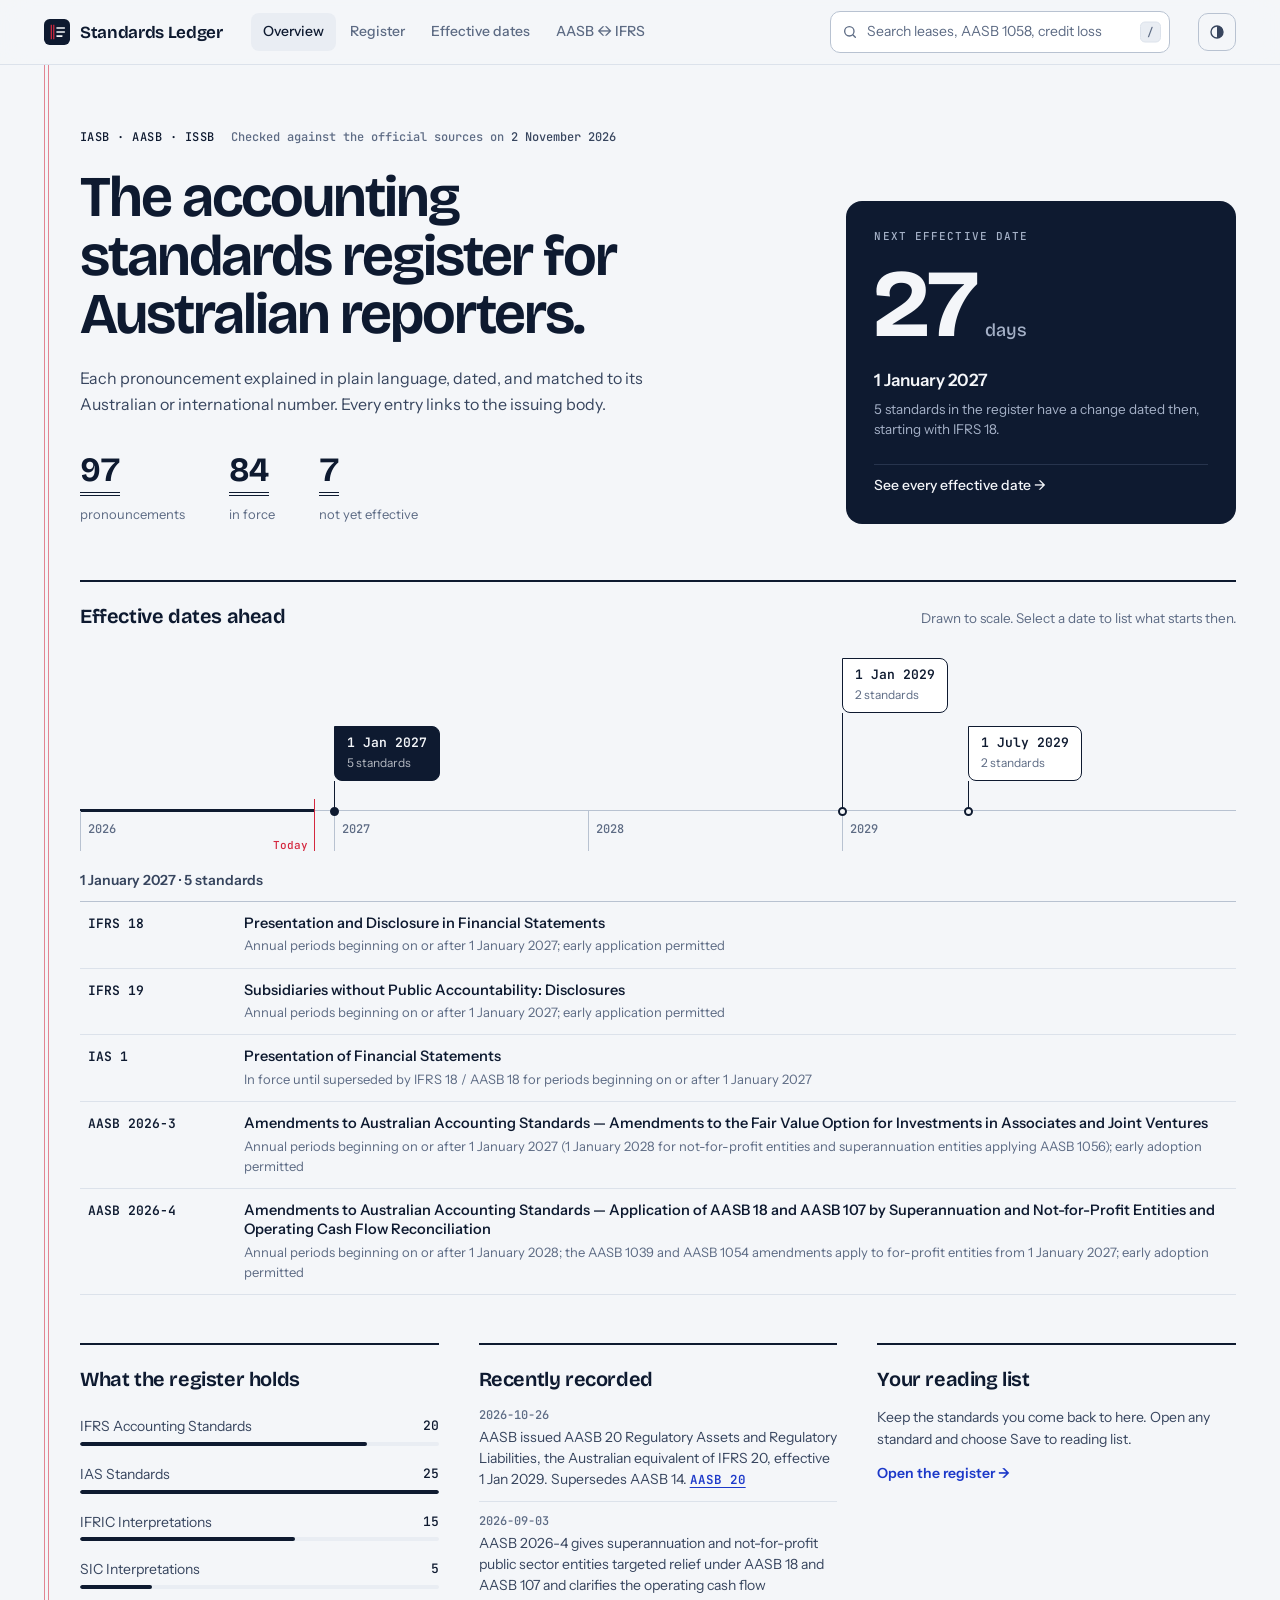
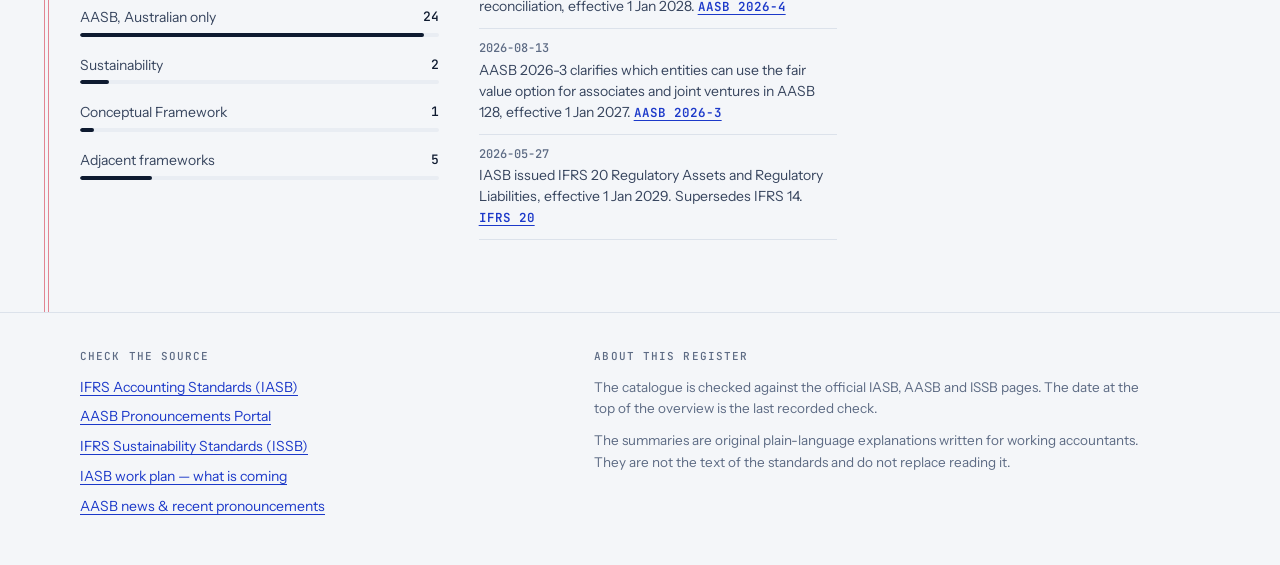
<file: index.html>
<!doctype html>
<meta charset="utf-8">
<meta name="viewport" content="width=device-width, initial-scale=1, viewport-fit=cover">
<title>The Standards Ledger</title>
<meta name="description" content="Every AASB, IFRS, IAS, IFRIC, SIC and sustainability standard in one searchable reference, with the Australian and international numbering mapped side by side.">

<link rel="preconnect" href="https://fonts.googleapis.com">
<link rel="preconnect" href="https://fonts.gstatic.com" crossorigin>
<link rel="stylesheet" href="https://fonts.googleapis.com/css2?family=Bricolage+Grotesque:opsz,wght@12..96,400..800&family=Instrument+Sans:wght@400..700&family=JetBrains+Mono:wght@400..600&display=swap">
<link rel="stylesheet" href="assets/site.css">
<link rel="icon" href="data:image/svg+xml,%3Csvg xmlns='http://www.w3.org/2000/svg' viewBox='0 0 32 32'%3E%3Crect width='32' height='32' rx='7' fill='%230e1a30'/%3E%3Cpath d='M9 7v18M12 7v18' stroke='%23e5384f' stroke-width='1.5'/%3E%3Cpath d='M16 11h9M16 16h9M16 21h6' stroke='%23f4f6f9' stroke-width='2' stroke-linecap='round'/%3E%3C/svg%3E">
<link rel="canonical" href="https://dulajsuwen.github.io/standards-ledger/">

<meta property="og:type" content="website">
<meta property="og:site_name" content="The Standards Ledger">
<meta property="og:title" content="The Standards Ledger">
<meta property="og:description" content="Every AASB, IFRS, IAS, IFRIC, SIC and sustainability standard in one searchable reference, with the Australian and international numbering mapped side by side.">
<meta property="og:url" content="https://dulajsuwen.github.io/standards-ledger/">
<meta name="twitter:card" content="summary">
<meta name="twitter:title" content="The Standards Ledger">
<meta name="twitter:description" content="Every AASB, IFRS, IAS, IFRIC, SIC and sustainability standard in one searchable reference.">

<a class="skip-link" href="#main">Skip to content</a>

<!-- ================================ TOP BAR ============================== -->
<header class="top">
  <div class="top-in">
    <button class="brand" type="button" data-go="home" aria-label="The Standards Ledger, overview">
      <svg viewBox="0 0 32 32" aria-hidden="true">
        <rect class="mark-bg" width="32" height="32" rx="7"></rect>
        <path class="mark-rule" d="M9 7v18M12 7v18"></path>
        <path class="mark-line" d="M16 11h9M16 16h9M16 21h6"></path>
      </svg>
      <span>Standards Ledger</span>
    </button>

    <nav class="views" role="tablist" aria-label="Sections">
      <button class="view-tab" role="tab" id="tab-home" aria-selected="true" data-go="home" type="button">
        <svg viewBox="0 0 24 24" aria-hidden="true"><path d="M4 11l8-7 8 7v9h-5v-6H9v6H4z"></path></svg>
        <span>Overview</span>
      </button>
      <button class="view-tab" role="tab" id="tab-library" aria-selected="false" data-view="library" type="button">
        <svg viewBox="0 0 24 24" aria-hidden="true"><path d="M5 4h14v16H5zM9 4v16M12 9h4M12 13h4"></path></svg>
        <span>Register</span>
      </button>
      <button class="view-tab" role="tab" id="tab-timeline" aria-selected="false" data-view="timeline" type="button">
        <svg viewBox="0 0 24 24" aria-hidden="true"><path d="M4 6h16v14H4zM4 10h16M8 3v5M16 3v5"></path></svg>
        <span>Effective dates</span>
      </button>
      <button class="view-tab" role="tab" id="tab-bridge" aria-selected="false" data-view="bridge" type="button">
        <svg viewBox="0 0 24 24" aria-hidden="true"><path d="M4 8h15l-4-4M20 16H5l4 4"></path></svg>
        <span>AASB &harr; IFRS</span>
      </button>
    </nav>

    <div class="search-wrap">
      <svg viewBox="0 0 24 24" aria-hidden="true"><circle cx="11" cy="11" r="7"></circle><path d="M20 20l-3.5-3.5"></path></svg>
      <input id="q" type="search" autocomplete="off" spellcheck="false"
             aria-label="Search standards by number, topic or phrase"
             placeholder="Search leases, AASB 1058, credit loss">
      <span class="kbd-hint" aria-hidden="true">/</span>
    </div>

    <button class="icon-btn" id="theme-toggle" type="button" aria-label="Switch between light and dark">
      <svg viewBox="0 0 24 24" aria-hidden="true"><circle cx="12" cy="12" r="8"></circle><path class="half" d="M12 4a8 8 0 0 1 0 16z"></path></svg>
    </button>
  </div>
</header>

<main id="main" tabindex="-1">

  <!-- =============================== OVERVIEW ============================= -->
  <div id="view-home" role="tabpanel" aria-labelledby="tab-home">

    <section class="hero">
      <div class="hero-copy">
        <p class="kicker">IASB &middot; AASB &middot; ISSB <span>Checked against the official sources on <b id="verified-date">&mdash;</b></span></p>
        <h1>The accounting standards register for Australian reporters.</h1>
        <p class="hero-lede">Each pronouncement explained in plain language, dated, and matched to its Australian or international number. Every entry links to the issuing body.</p>
        <div class="totals">
          <button type="button" data-stat="all"><strong id="total-count">0</strong><span>pronouncements</span></button>
          <button type="button" data-stat="active"><strong id="count-active">0</strong><span>in force</span></button>
          <button type="button" data-stat="future"><strong id="count-future">0</strong><span>not yet effective</span></button>
        </div>
      </div>
      <aside class="next" id="next-card" aria-label="Next effective date"></aside>
    </section>

    <section class="block" aria-labelledby="runway-title">
      <div class="block-head">
        <h2 id="runway-title">Effective dates ahead</h2>
        <p>Drawn to scale. Select a date to list what starts then.</p>
      </div>
      <div class="runway-scroll"><div class="runway" id="runway"></div></div>
      <div id="runway-list" aria-live="polite"></div>
    </section>

    <section class="trio">
      <div class="col">
        <h2>What the register holds</h2>
        <div class="bars" id="family-bars"></div>
      </div>
      <div class="col">
        <h2>Recently recorded</h2>
        <div class="changelog" id="changelog"></div>
      </div>
      <div class="col" id="saved-section">
        <h2>Your reading list <span class="tally" id="saved-tally"></span></h2>
        <div id="saved-items"></div>
        <p class="fine" id="storage-note"></p>
      </div>
    </section>
  </div>

  <!-- ============================== WORKBENCH ============================= -->
  <div id="workbench" hidden>
    <div class="page-head">
      <h1 id="section-title">Register</h1>
      <p id="section-description"></p>
    </div>

    <div class="shell">
      <button class="filters-toggle" id="filters-toggle" type="button" aria-expanded="false" aria-controls="rail">Filters</button>

      <aside class="rail" id="rail" aria-label="Filters">
        <div class="rail-group">
          <h3>Framework</h3>
          <div class="rail-list" id="family-filters"></div>
        </div>
        <div class="rail-group">
          <h3>Status</h3>
          <div class="rail-list" id="status-filters"></div>
        </div>
        <div class="rail-group">
          <details>
            <summary>Topic</summary>
            <div class="chip-cloud" id="topic-filters"></div>
          </details>
        </div>
        <button class="rail-reset" id="reset" type="button">Clear search and filters</button>
      </aside>

      <section class="content">

        <!-- REGISTER -->
        <div id="view-library" role="tabpanel" aria-labelledby="tab-library">
          <div class="result-bar">
            <span class="result-count"><b id="shown-count">0</b> of <span id="all-count">0</span> shown</span>
            <span class="sort-note">Grouped by framework. Select a row for the detail.</span>
          </div>
          <div class="ledger" id="ledger"></div>
        </div>

        <!-- EFFECTIVE DATES -->
        <div id="view-timeline" role="tabpanel" aria-labelledby="tab-timeline" hidden>
          <div class="tl" id="timeline"></div>
        </div>

        <!-- AASB / IFRS -->
        <div id="view-bridge" role="tabpanel" aria-labelledby="tab-bridge" hidden>
          <div class="bridge-intro">
            <p><strong>Australia mirrors the international text, then adds to it.</strong> The AASB issues each IFRS Accounting Standard as an Australian equivalent with the same number, so IFRS 15 becomes AASB 15. Standards inherited from the old IASC keep their IAS number internationally but sit in the 100 series here: IAS 1 is AASB 101 and IAS 41 is AASB 141.</p>
            <p>The AASB 10xx standards have no international equivalent. They are where Australian practice diverges: not-for-profit income, the reporting tiers, public sector reporting and the extra disclosures the AASB requires.</p>
          </div>
          <div class="table-scroll">
            <table class="bridge">
              <thead>
                <tr><th scope="col">International</th><th scope="col">Australian</th><th scope="col">Title</th><th scope="col">Status</th></tr>
              </thead>
              <tbody id="bridge-body"></tbody>
            </table>
          </div>
        </div>

      </section>
    </div>
  </div>
</main>

<!-- ================================ DRAWER ============================== -->
<div class="scrim" id="scrim" hidden></div>
<aside class="drawer" id="drawer" role="dialog" aria-modal="true" aria-labelledby="drawer-title" hidden>
  <div class="drawer-head">
    <div class="grow">
      <div class="drawer-codes" id="drawer-codes"></div>
      <h2 class="drawer-title" id="drawer-title"></h2>
    </div>
    <button class="drawer-close" id="drawer-close" type="button" aria-label="Close">&times;</button>
  </div>
  <div class="drawer-body" id="drawer-body"></div>
</aside>

<!-- ================================ FOOTER ============================== -->
<footer class="foot">
  <div class="foot-in">
    <div>
      <h2>Check the source</h2>
      <ul id="sources"></ul>
    </div>
    <div>
      <h2>About this register</h2>
      <p>The catalogue is checked against the official IASB, AASB and ISSB pages. The date at the top of the overview is the last recorded check.</p>
      <p>The summaries are original plain-language explanations written for working accountants. They are not the text of the standards and do not replace reading it.</p>
    </div>
  </div>
</footer>

<div class="toast" id="feedback" role="status" aria-live="polite" hidden></div>

<script src="data/00-db.js"></script>
<script src="data/10-ifrs.js"></script>
<script src="data/20-ias.js"></script>
<script src="data/30-interpretations.js"></script>
<script src="data/40-aasb.js"></script>
<script src="data/50-sustainability-adjacent.js"></script>
<script src="assets/app.js"></script>
<script src="assets/site.js"></script>
</file>
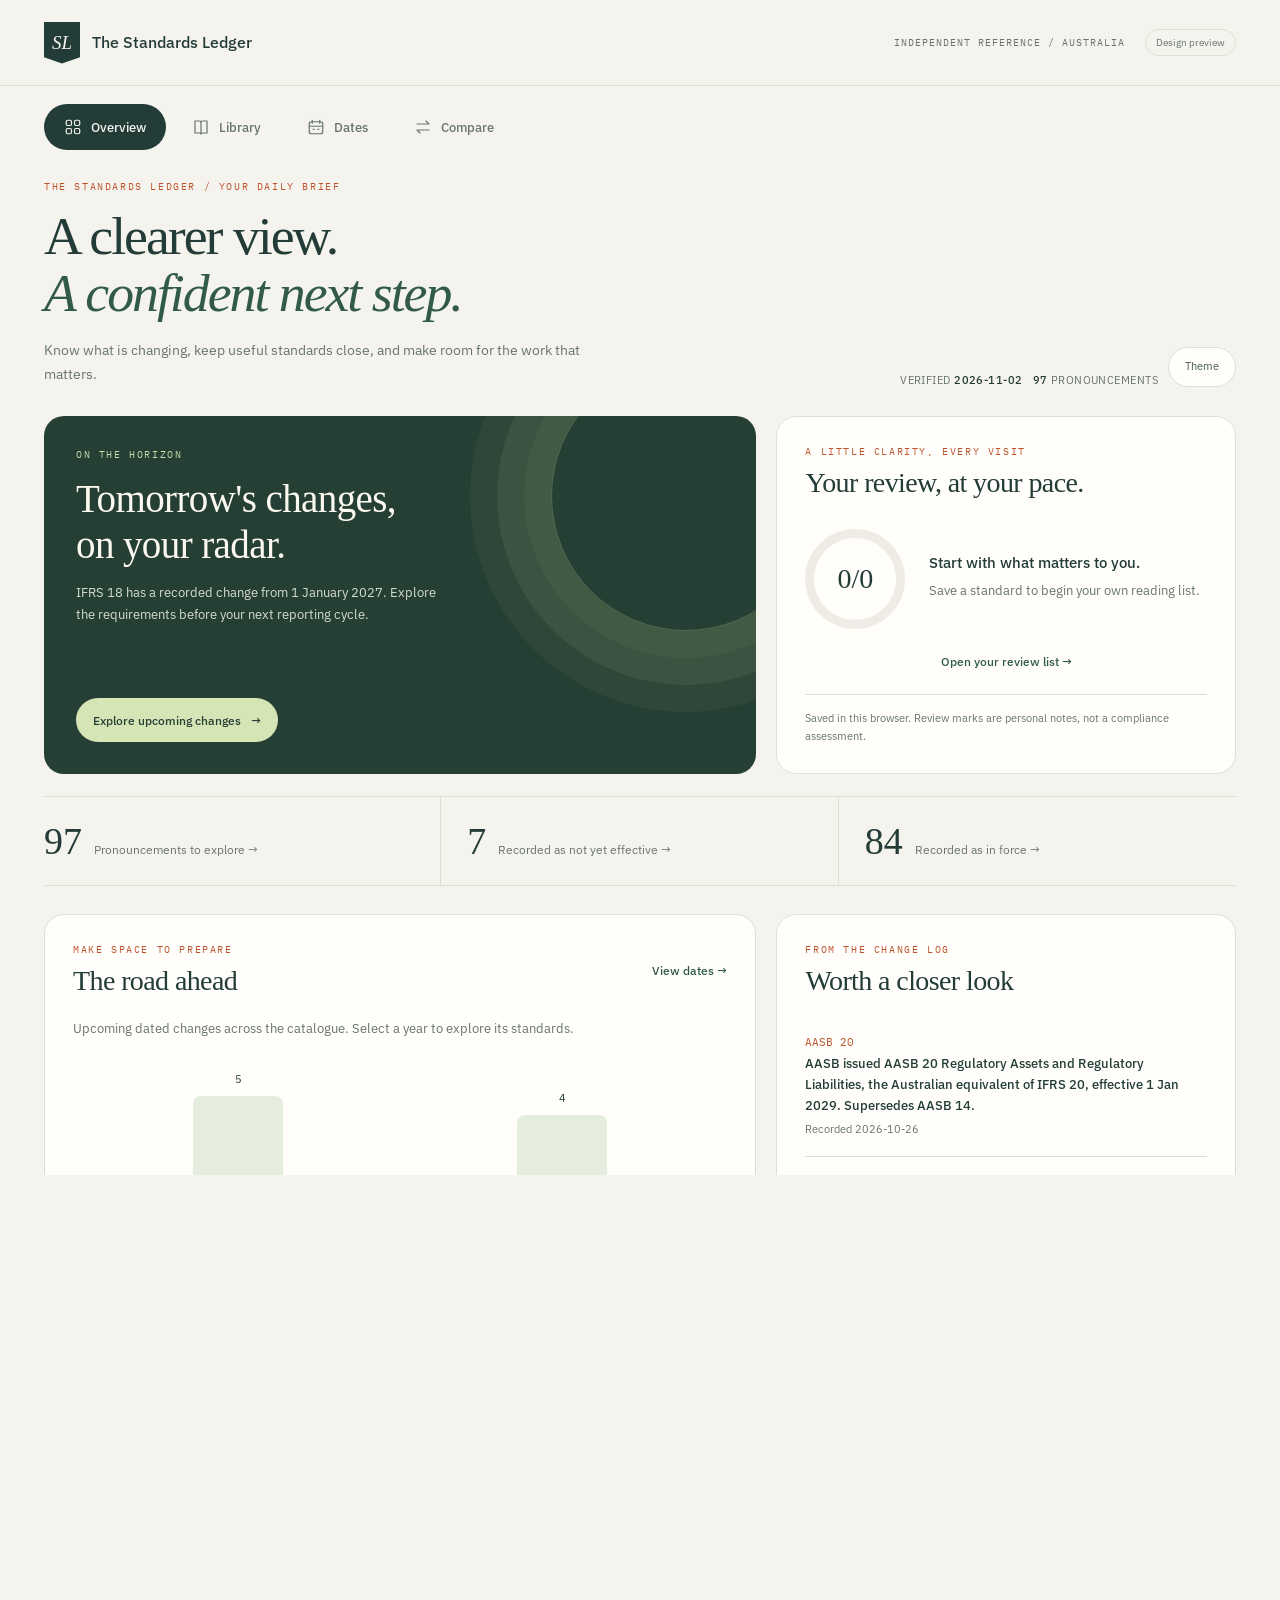
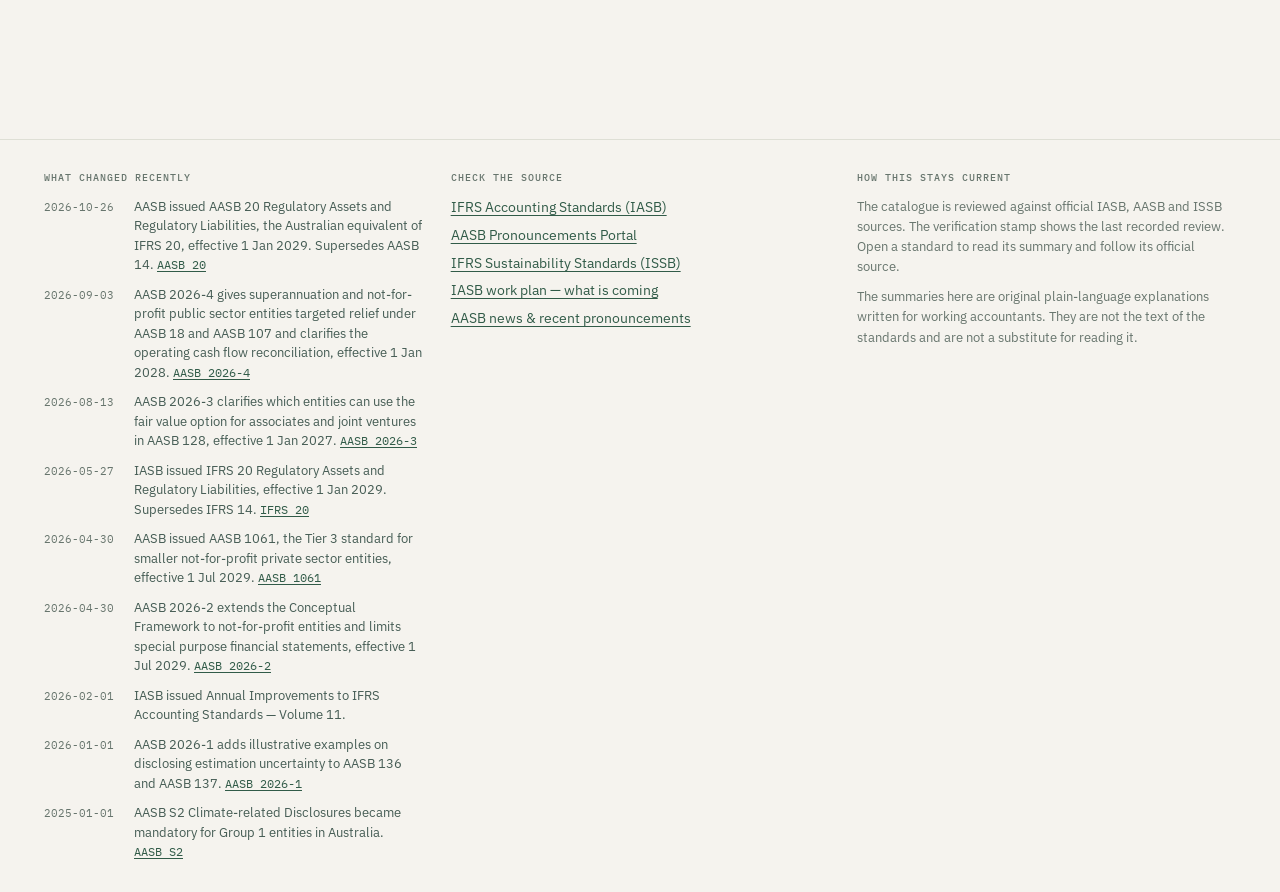
<file: prototype.html>
<!doctype html><html lang="en" data-theme="light"><head><meta charset="utf-8">
<meta name="viewport" content="width=device-width, initial-scale=1, viewport-fit=cover">
<title>The Standards Ledger</title>
<meta name="description" content="Every AASB, IFRS, IAS, IFRIC, SIC and sustainability standard in one searchable reference, with the Australian and international numbering mapped side by side.">

<link rel="preconnect" href="https://fonts.googleapis.com">
<link rel="preconnect" href="https://fonts.gstatic.com" crossorigin>
<link rel="stylesheet" href="https://fonts.googleapis.com/css2?family=IBM+Plex+Mono:wght@400;500;600&family=IBM+Plex+Sans:wght@400;500;600&family=Spectral:ital,wght@0,400;0,600;1,600&display=swap">
<link rel="stylesheet" href="assets/styles.css"><link rel="stylesheet" href="assets/prototype.css"></head><body><div class="workspace-bar"><a href="prototype.html"><b class="brand-icon">SL</b> The Standards Ledger</a><span>AUSTRALIAN REPORTING / REFERENCE WORKSPACE</span><small>Design preview</small></div>

<!-- ============================== MASTHEAD ============================== -->
<header class="masthead">
  <div class="masthead-in">
    <div class="brand">
      <div class="eyebrow">YOUR STANDARDS, CONNECTED</div><h1>Clarity for every<br><span class="rule-mark">reporting decision.</span></h1>
      <p>Explore accounting and sustainability standards, understand what is changing, and connect international requirements with Australian reporting.</p>
    </div>
    <div class="masthead-meta">
      <span class="stamp">Verified <b id="verified-date">&mdash;</b></span>
      <span class="stamp"><b id="total-count">0</b> pronouncements</span>
      <button class="icon-btn" id="theme-toggle" type="button" aria-label="Switch colour theme">Theme</button>
    </div>
  </div>
</header>

<!-- ============================= COMMAND BAR ============================ -->
<div class="command">
  <div class="command-in">
    <div class="search-wrap">
      <svg viewBox="0 0 24 24" fill="none" stroke="currentColor" stroke-width="2" aria-hidden="true">
        <circle cx="11" cy="11" r="7"></circle><path d="M20 20l-3.5-3.5"></path>
      </svg>
      <input id="q" type="search" autocomplete="off" spellcheck="false"
             aria-label="Search standards by number, topic or phrase"
             placeholder="Search &ldquo;leases&rdquo;, &ldquo;AASB 1058&rdquo;, &ldquo;expected credit loss&rdquo;&hellip;">
      <span class="kbd-hint">/</span>
    </div>
    <div class="views" role="tablist" aria-label="View">
      <button class="view-tab" role="tab" id="tab-library"  aria-selected="true"  data-view="library">Library</button>
      <button class="view-tab" role="tab" id="tab-timeline" aria-selected="false" data-view="timeline">Effective dates</button>
      <button class="view-tab" role="tab" id="tab-bridge"   aria-selected="false" data-view="bridge">AASB &harr; IFRS</button>
    </div>
  </div>
</div>

<!-- ================================ SHELL =============================== -->
<main class="shell">

  <aside class="rail" id="rail">
    <div class="rail-group">
      <h4 class="filter-title">Refine your library</h4><h3>Framework</h3>
      <div class="rail-list" id="family-filters"></div>
    </div>
    <div class="rail-group">
      <h3>Status</h3>
      <div class="rail-list" id="status-filters"></div>
    </div>
    <div class="rail-group">
      <h3>Topic</h3>
      <details><summary>Browse topics</summary><div class="chip-cloud" id="topic-filters"></div></details>
    </div>
    <button class="rail-reset" id="reset" type="button">Clear all filters</button>
  </aside>

  <section class="content"><div class="section-heading"><div class="eyebrow">THE REFERENCE DESK</div><h2 id="section-title">Standards library</h2><p id="section-description">Find the requirements. Understand the context. Go straight to the source.</p></div>

    <!-- LIBRARY -->
    <div id="view-library" role="tabpanel" aria-labelledby="tab-library">
      <div class="result-bar">
        <span class="result-count"><b id="shown-count">0</b> of <span id="all-count">0</span> shown</span>
        <span class="sort-note">Grouped by framework &middot; select a row for detail</span>
      </div>
      <div class="ledger" id="ledger"></div>
    </div>

    <!-- TIMELINE -->
    <div id="view-timeline" role="tabpanel" aria-labelledby="tab-timeline" hidden>
      <div class="result-bar">
        <span class="result-count">What changes, and when</span>
        <span class="sort-note">Standards with a dated change ahead of or behind them</span>
      </div>
      <div class="tl" id="timeline"></div>
    </div>

    <!-- BRIDGE -->
    <div id="view-bridge" role="tabpanel" aria-labelledby="tab-bridge" hidden>
      <div class="bridge-intro">
        <p><strong>Australia mirrors the international text, then adds to it.</strong> The AASB issues each IFRS Accounting Standard as an Australian equivalent with the same number &mdash; IFRS 15 becomes AASB 15. Standards inherited from the old IASC keep their IAS number internationally but are renumbered in the 100 series here, so IAS 1 is AASB 101 and IAS 41 is AASB 141.</p>
        <p>On top of that sit the AASB 10xx standards, which have no international equivalent at all. They are where Australian practice genuinely diverges: not-for-profit income, the reporting tiers, public sector reporting and the additional disclosures the AASB requires.</p>
      </div>
      <div class="table-scroll">
        <table class="bridge">
          <thead>
            <tr><th scope="col">International</th><th scope="col">Australian</th><th scope="col">Title</th><th scope="col">Status</th></tr>
          </thead>
          <tbody id="bridge-body"></tbody>
        </table>
      </div>
    </div>

  </section>
</main>

<!-- =============================== DRAWER =============================== -->
<div class="scrim" id="scrim" hidden></div>
<aside class="drawer" id="drawer" role="dialog" aria-modal="true" aria-labelledby="drawer-title" hidden>
  <div class="drawer-head">
    <div class="grow">
      <div class="drawer-codes" id="drawer-codes"></div>
      <h2 class="drawer-title" id="drawer-title"></h2>
    </div>
    <button class="drawer-close" id="drawer-close" type="button" aria-label="Close">&times;</button>
  </div>
  <div class="drawer-body" id="drawer-body"></div>
</aside>

<!-- =============================== FOOTER =============================== -->
<footer class="foot">
  <div class="foot-in">
    <div>
      <h4>What changed recently</h4>
      <div class="changelog" id="changelog"></div>
    </div>
    <div>
      <h4>Check the source</h4>
      <ul id="sources"></ul>
    </div>
    <div>
      <h4>How this stays current</h4>
      <p>The catalogue is reviewed against official IASB, AASB and ISSB sources. The verification stamp shows the last recorded review. Open a standard to read its summary and follow its official source.</p>
      <p style="margin-top:10px">The summaries here are original plain-language explanations written for working accountants. They are not the text of the standards and are not a substitute for reading it.</p>
    </div>
  </div>
</footer>

<script src="data/00-db.js"></script>
<script src="data/10-ifrs.js"></script>
<script src="data/20-ias.js"></script>
<script src="data/30-interpretations.js"></script>
<script src="data/40-aasb.js"></script>
<script src="data/50-sustainability-adjacent.js"></script>
<script src="assets/app.js"></script>
<script src="assets/prototype.js"></script></body></html>
</file>
<file: assets/site.css>
/* =============================================================================
   THE STANDARDS LEDGER — homepage stylesheet (index.html)

   Self-contained: index.html loads this file only. classic.html and
   prototype.html keep their own stylesheets.

   Layout    A sheet of ledger paper. One double carmine margin rule runs the
             full height of the page and everything hangs off it. Totals carry
             the accountant's double underline. Sections are ruled, not boxed.
   ========================================================================== */

:root {
  /* cool paper, blue-black ink, carmine ruling */
  --paper:       #f4f6f9;
  --surface:     #ffffff;
  --surface-2:   #e9edf3;
  --ink:         #0e1a30;
  --ink-2:       #37455e;
  --muted:       #5d6b84;
  --rule:        #dce2eb;
  --rule-strong: #b8c2d1;

  --accent:      #1c39c9;
  --accent-soft: #e3e8fb;
  --margin:      #d4283f;

  /* status colours, separate from the accent */
  --ok:          #12794c;
  --soon:        #9a5a00;
  --soon-soft:   #fbf1dc;
  --gone:        #8a93a3;

  /* the one inverted block on the page */
  --panel:       #0e1a30;
  --panel-ink:   #f4f6f9;
  --panel-muted: #a5b1c7;
  --panel-rule:  #27344d;

  --scrim:       rgba(9, 15, 26, .48);
  --shadow:      0 24px 60px -20px rgba(14, 26, 48, .35);

  --display: "Bricolage Grotesque", "Segoe UI", system-ui, sans-serif;
  --body:    "Instrument Sans", -apple-system, BlinkMacSystemFont, "Segoe UI", Roboto, sans-serif;
  --mono:    "JetBrains Mono", ui-monospace, SFMono-Regular, Menlo, Consolas, monospace;

  --maxw:   1240px;
  --gutter: 24px;
  --indent: 36px;
  --rail-w: 232px;
  --code-w: 136px;
}

@media (prefers-color-scheme: dark) {
  :root:not([data-theme="light"]) {
    --paper:       #090f1a;
    --surface:     #101828;
    --surface-2:   #182236;
    --ink:         #e9eef7;
    --ink-2:       #b9c4d8;
    --muted:       #8a97af;
    --rule:        #1f2a40;
    --rule-strong: #33415c;
    --accent:      #93a8ff;
    --accent-soft: #1a2550;
    --margin:      #ff6f7d;
    --ok:          #4fd093;
    --soon:        #f0b34a;
    --soon-soft:   #2a2213;
    --gone:        #6f7b91;
    --panel:       #16223a;
    --panel-ink:   #e9eef7;
    --panel-muted: #93a0b8;
    --panel-rule:  #2a3854;
    --scrim:       rgba(0, 0, 0, .62);
    --shadow:      0 24px 60px -20px rgba(0, 0, 0, .8);
    color-scheme: dark;
  }
}
:root[data-theme="dark"] {
  --paper:       #090f1a;
  --surface:     #101828;
  --surface-2:   #182236;
  --ink:         #e9eef7;
  --ink-2:       #b9c4d8;
  --muted:       #8a97af;
  --rule:        #1f2a40;
  --rule-strong: #33415c;
  --accent:      #93a8ff;
  --accent-soft: #1a2550;
  --margin:      #ff6f7d;
  --ok:          #4fd093;
  --soon:        #f0b34a;
  --soon-soft:   #2a2213;
  --gone:        #6f7b91;
  --panel:       #16223a;
  --panel-ink:   #e9eef7;
  --panel-muted: #93a0b8;
  --panel-rule:  #2a3854;
  --scrim:       rgba(0, 0, 0, .62);
  --shadow:      0 24px 60px -20px rgba(0, 0, 0, .8);
  color-scheme: dark;
}

/* ------------------------------- base ---------------------------------- */

*, *::before, *::after { box-sizing: border-box; }

body {
  margin: 0;
  background: var(--paper);
  color: var(--ink);
  font: 400 15px/1.55 var(--body);
  -webkit-font-smoothing: antialiased;
  text-rendering: optimizeLegibility;
}

[hidden] { display: none !important; }
h1, h2, h3, h4, p, ul, dl, dd { margin: 0; }
ul { padding: 0; list-style: none; }
button { font: inherit; color: inherit; -webkit-tap-highlight-color: transparent; }
button:not(:disabled) { cursor: pointer; }
a { color: var(--accent); text-underline-offset: 3px; }

:focus-visible { outline: 2px solid var(--accent); outline-offset: 2px; border-radius: 4px; }

.skip-link {
  position: fixed; left: 16px; top: -80px; z-index: 200;
  background: var(--ink); color: var(--paper);
  padding: 10px 16px; border-radius: 8px; text-decoration: none;
}
.skip-link:focus { top: 12px; }

/* ------------------------------ top bar -------------------------------- */

.top {
  position: sticky;
  top: env(safe-area-inset-top, 0px);
  z-index: 40;
  background: color-mix(in srgb, var(--paper) 86%, transparent);
  -webkit-backdrop-filter: blur(14px) saturate(1.4);
  backdrop-filter: blur(14px) saturate(1.4);
  border-bottom: 1px solid var(--rule);
}
.top-in {
  max-width: var(--maxw);
  margin: 0 auto;
  padding-inline: var(--gutter);
  min-height: 64px;
  display: flex;
  align-items: center;
  gap: 28px;
}

.brand {
  display: flex; align-items: center; gap: 10px;
  background: none; border: 0; padding: 4px 0;
  font: 650 17px/1 var(--display);
  letter-spacing: -.02em;
  white-space: nowrap;
}
.brand svg { width: 26px; height: 26px; flex: none; }
.mark-bg   { fill: var(--ink); }
.mark-rule { stroke: var(--margin); stroke-width: 1.5; fill: none; }
.mark-line { stroke: var(--paper); stroke-width: 2; stroke-linecap: round; fill: none; }

.views { display: flex; gap: 2px; }
.view-tab {
  display: flex; align-items: center; gap: 8px;
  background: none; border: 0; border-radius: 8px;
  padding: 8px 12px;
  font-size: 14px; font-weight: 500; color: var(--muted);
  white-space: nowrap;
  transition: background .15s ease, color .15s ease;
}
.view-tab svg { display: none; width: 20px; height: 20px; fill: none; stroke: currentColor; stroke-width: 1.6; stroke-linejoin: round; stroke-linecap: round; }
.view-tab:hover { color: var(--ink); }
.view-tab[aria-selected="true"] { color: var(--ink); background: var(--surface-2); }

.search-wrap { position: relative; flex: 0 1 340px; min-width: 0; margin-left: auto; }
.search-wrap svg {
  position: absolute; left: 12px; top: 50%; transform: translateY(-50%);
  width: 16px; height: 16px; fill: none; stroke: var(--muted); stroke-width: 2; stroke-linecap: round;
  pointer-events: none;
}
#q {
  width: 100%;
  font: inherit; font-size: 14px; color: var(--ink);
  background: var(--surface);
  border: 1px solid var(--rule-strong);
  border-radius: 10px;
  padding: 9px 40px 9px 36px;
  transition: border-color .15s ease, box-shadow .15s ease;
}
#q::placeholder { color: var(--muted); }
#q:focus { outline: none; border-color: var(--accent); box-shadow: 0 0 0 3px var(--accent-soft); }
.kbd-hint {
  position: absolute; right: 9px; top: 50%; transform: translateY(-50%);
  font: 500 11px/1 var(--mono); color: var(--muted);
  border: 1px solid var(--rule); border-radius: 5px; padding: 4px 6px;
  background: var(--surface-2); pointer-events: none;
}

.icon-btn {
  display: grid; place-items: center; flex: none;
  width: 38px; height: 38px;
  background: none; border: 1px solid var(--rule-strong); border-radius: 10px;
  color: var(--ink-2);
  transition: border-color .15s ease, color .15s ease;
}
.icon-btn:hover { border-color: var(--ink); color: var(--ink); }
.icon-btn svg { width: 18px; height: 18px; fill: none; stroke: currentColor; stroke-width: 1.8; }
.icon-btn .half { fill: currentColor; stroke: none; }

/* ------------------------------- page ---------------------------------- */

main {
  position: relative;
  max-width: var(--maxw);
  margin: 0 auto;
  padding-inline: var(--gutter);
  padding-block: 0 72px;
}
main:focus { outline: none; }

/* The ledger margin: a double carmine rule the whole page hangs off. */
@media (min-width: 861px) {
  main { padding-left: calc(var(--gutter) + var(--indent)); }
  main::before {
    content: "";
    position: absolute; top: 0; bottom: 0; left: var(--gutter);
    width: 5px;
    border-inline: 1px solid var(--margin);
    opacity: .55;
    pointer-events: none;
  }
}

#view-home, #workbench { animation: settle .22s ease both; }
@keyframes settle { from { opacity: .4; transform: translateY(4px); } to { opacity: 1; transform: none; } }

/* ------------------------------- hero ---------------------------------- */

.hero {
  display: grid;
  grid-template-columns: minmax(0, 1.55fr) minmax(280px, .85fr);
  gap: 56px;
  align-items: end;
  padding-block: 64px 56px;
}
.hero-copy { min-width: 0; }

.kicker {
  display: flex; flex-wrap: wrap; gap: 6px 16px;
  font: 500 12px/1.4 var(--mono);
  letter-spacing: .04em;
  color: var(--ink);
  margin-bottom: 22px;
}
.kicker span { color: var(--muted); letter-spacing: 0; }
.kicker b { font-weight: 500; color: var(--ink-2); }

.hero h1 {
  font: 650 clamp(2.1rem, 4.5vw, 3.7rem)/1.02 var(--display);
  letter-spacing: -.035em;
  max-width: 17ch;
  text-wrap: balance;
}
.hero-lede {
  margin-top: 22px;
  max-width: 56ch;
  font-size: 16px; line-height: 1.6;
  color: var(--ink-2);
}

.totals { display: flex; flex-wrap: wrap; gap: 20px 44px; margin-top: 36px; }
.totals button {
  display: flex; flex-direction: column; align-items: flex-start; gap: 8px;
  background: none; border: 0; padding: 0; text-align: left;
}
.totals strong {
  font: 650 34px/1 var(--display);
  letter-spacing: -.03em;
  font-variant-numeric: tabular-nums;
  padding-bottom: 5px;
  border-bottom: 4px double var(--ink);   /* the double underline of a final total */
  transition: border-color .15s ease, color .15s ease;
}
.totals span { font-size: 13px; color: var(--muted); }
.totals button:hover strong { color: var(--accent); border-color: var(--accent); }

.next {
  background: var(--panel);
  color: var(--panel-ink);
  border-radius: 16px;
  padding: 28px;
  display: flex; flex-direction: column; gap: 6px;
  min-width: 0;
}
.next-label { font: 500 11px/1.4 var(--mono); letter-spacing: .1em; text-transform: uppercase; color: var(--panel-muted); }
.next-days { display: flex; align-items: baseline; gap: 10px; margin-top: 14px; }
.next-days strong {
  font: 700 clamp(64px, 8vw, 96px)/.86 var(--display);
  letter-spacing: -.05em;
  font-variant-numeric: tabular-nums;
}
.next-days span { font: 500 18px/1 var(--display); color: var(--panel-muted); }
.next-date { font-size: 17px; font-weight: 600; margin-top: 14px; }
.next-note { font-size: 13.5px; line-height: 1.5; color: var(--panel-muted); }
.next-link {
  align-self: flex-start;
  margin-top: 18px; padding: 10px 0 0;
  width: 100%; text-align: left;
  background: none; border: 0; border-top: 1px solid var(--panel-rule);
  font-size: 14px; font-weight: 500; color: var(--panel-ink);
}
.next-link span { display: inline-block; transition: transform .15s ease; }
.next-link:hover span { transform: translateX(4px); }
.next :focus-visible { outline-color: var(--panel-ink); }

/* ------------------------- overview sections --------------------------- */

.block { border-top: 2px solid var(--ink); padding-block: 22px 48px; }
.block-head { display: flex; flex-wrap: wrap; align-items: baseline; justify-content: space-between; gap: 6px 24px; }
.block-head h2, .col h2 {
  font: 650 20px/1.2 var(--display);
  letter-spacing: -.02em;
}
.block-head p { font-size: 13.5px; color: var(--muted); }

/* --- runway: a time axis drawn to scale, flags at each effective date --- */
.runway-scroll { overflow-x: auto; margin-top: 8px; }
.runway {
  position: relative;
  min-width: 640px;
  height: 214px;
  --axis: 40px;            /* distance of the axis from the bottom */
}
.runway::before {           /* the axis */
  content: ""; position: absolute; left: 0; right: 0; bottom: var(--axis);
  height: 1px; background: var(--rule-strong);
}
/* the scale stops short of the right edge so the last flag has room */
.runway-plot { position: absolute; inset: 0 140px 0 0; }
.runway-elapsed { position: absolute; left: 0; bottom: calc(var(--axis) - 1px); height: 3px; background: var(--ink); }
.runway-tick {
  position: absolute; bottom: 0; height: var(--axis);
  padding: 12px 0 0 7px;
  border-left: 1px solid var(--rule-strong);
  font: 500 12px/1 var(--mono); color: var(--muted);
  font-variant-numeric: tabular-nums;
}
.runway-today {
  position: absolute; bottom: 0; height: calc(var(--axis) + 12px);
  border-left: 1px solid var(--margin);
  padding: 0 0 0 6px;
  display: flex; align-items: flex-end;
  font: 500 11px/1 var(--mono); color: var(--margin); white-space: nowrap;
}
.runway-today.flip { border-left: 0; border-right: 1px solid var(--margin); padding: 0 6px 0 0; transform: translateX(-100%); }

.flag {
  position: absolute; bottom: var(--axis);
  display: flex; flex-direction: column; align-items: flex-start;
  padding: 0 0 var(--stem) 0;
  background: none; border: 0;
}
.flag::before {             /* stem */
  content: ""; position: absolute; left: 0; bottom: 0;
  width: 1px; height: var(--stem); background: var(--ink);
}
.flag::after {              /* foot on the axis */
  content: ""; position: absolute; left: -4px; bottom: -5px;
  width: 9px; height: 9px; border-radius: 50%;
  background: var(--paper); border: 2px solid var(--ink);
}
.flag-box {
  display: flex; flex-direction: column; gap: 3px;
  padding: 8px 12px;
  background: var(--surface);
  border: 1px solid var(--ink);
  border-radius: 0 8px 8px 8px;
  text-align: left; white-space: nowrap;
  transition: background .15s ease, color .15s ease;
}
.flag-box b { font: 600 13px/1.2 var(--mono); font-variant-numeric: tabular-nums; }
.flag-box small { font-size: 12px; color: var(--muted); }
.flag:hover .flag-box { background: var(--surface-2); }
.flag[aria-pressed="true"] .flag-box { background: var(--ink); color: var(--paper); }
.flag[aria-pressed="true"] .flag-box small { color: inherit; opacity: .72; }
.flag[aria-pressed="true"]::after { background: var(--ink); }

#runway-list { margin-top: 20px; }
#runway-list h3 { font: 600 14px/1.4 var(--body); color: var(--ink-2); padding-bottom: 10px; border-bottom: 1px solid var(--rule-strong); }
.runway-empty { font-size: 14px; color: var(--muted); padding-top: 14px; }

/* a compact ledger line, used on the overview */
.mini-row {
  display: grid; grid-template-columns: var(--code-w) minmax(0, 1fr);
  gap: 20px; align-items: baseline;
  width: 100%; text-align: left;
  background: none; border: 0; border-bottom: 1px solid var(--rule);
  padding: 12px 8px;
  transition: background .12s ease;
}
.mini-row:hover { background: var(--surface); }
.mini-row .c { font: 600 13px/1.4 var(--mono); }
.mini-row .t { display: block; font-size: 14.5px; font-weight: 550; line-height: 1.35; }
.mini-row .d { display: block; font-size: 13px; color: var(--muted); margin-top: 2px; }

/* --- three ruled columns --- */
.trio {
  display: grid;
  grid-template-columns: repeat(3, minmax(0, 1fr));
  gap: 40px;
}
.col { border-top: 2px solid var(--ink); padding-top: 22px; min-width: 0; }
.col h2 { display: flex; align-items: baseline; justify-content: space-between; gap: 12px; margin-bottom: 16px; }
.tally { font: 500 12px/1 var(--mono); color: var(--muted); letter-spacing: 0; }
.fine { font-size: 12.5px; line-height: 1.5; color: var(--muted); margin-top: 14px; }

.bars { display: flex; flex-direction: column; }
.bar {
  display: grid; grid-template-columns: minmax(0, 1fr) auto; gap: 4px 12px;
  width: 100%; text-align: left;
  background: none; border: 0; padding: 9px 0;
}
.bar .l { font-size: 14px; color: var(--ink-2); }
.bar .n { font: 500 13px/1.5 var(--mono); font-variant-numeric: tabular-nums; }
.bar .track { grid-column: 1 / -1; height: 4px; background: var(--surface-2); border-radius: 2px; overflow: hidden; }
.bar .fill { display: block; height: 100%; background: var(--ink); border-radius: 2px; transition: background .15s ease; }
.bar:hover .l { color: var(--ink); }
.bar:hover .fill { background: var(--accent); }

.changelog { display: flex; flex-direction: column; }
.cl-item { display: grid; grid-template-columns: 1fr; gap: 3px; padding: 11px 0; border-bottom: 1px solid var(--rule); }
.cl-item:first-child { padding-top: 0; }
.cl-item:nth-child(n+5) { display: none; }
.cl-date { font: 500 12px/1.4 var(--mono); color: var(--muted); font-variant-numeric: tabular-nums; }
.cl-text { font-size: 14px; line-height: 1.5; color: var(--ink-2); }
.cl-text button {
  background: none; border: 0; padding: 0;
  font: 600 12.5px/1 var(--mono); color: var(--accent);
  text-decoration: underline; text-underline-offset: 3px;
}

.saved-row { display: flex; align-items: flex-start; gap: 10px; padding: 11px 0; border-bottom: 1px solid var(--rule); }
.saved-row:first-child { padding-top: 0; }
.saved-check {
  flex: none; width: 22px; height: 22px; margin-top: 1px;
  display: grid; place-items: center;
  background: var(--surface); border: 1.5px solid var(--rule-strong); border-radius: 6px;
  font-size: 13px; line-height: 1; color: transparent;
}
.saved-check[aria-pressed="true"] { background: var(--ok); border-color: var(--ok); color: var(--surface); }
.saved-open { flex: 1; min-width: 0; background: none; border: 0; padding: 0; text-align: left; }
.saved-open .c { display: block; font: 600 12.5px/1.4 var(--mono); }
.saved-open .t { display: block; font-size: 14px; line-height: 1.4; color: var(--ink-2); }
.saved-open:hover .t { color: var(--ink); }
.saved-row.is-done .saved-open .t { color: var(--muted); }
.saved-remove { flex: none; background: none; border: 0; padding: 2px 4px; font-size: 18px; line-height: 1; color: var(--muted); }
.saved-remove:hover { color: var(--margin); }
.saved-empty { font-size: 14px; line-height: 1.55; color: var(--ink-2); }
.text-btn {
  margin-top: 12px; background: none; border: 0; padding: 0;
  font-size: 14px; font-weight: 600; color: var(--accent);
}
.text-btn:hover { text-decoration: underline; text-underline-offset: 3px; }

/* ------------------------------ workbench ------------------------------ */

.page-head { padding-block: 44px 28px; }
.page-head h1 { font: 650 clamp(1.9rem, 3.4vw, 2.6rem)/1.05 var(--display); letter-spacing: -.03em; }
.page-head p { margin-top: 10px; font-size: 15px; color: var(--muted); max-width: 60ch; }

.shell {
  display: grid;
  grid-template-columns: var(--rail-w) minmax(0, 1fr);
  gap: 44px;
  align-items: start;
}
.content { min-width: 0; }
.filters-toggle { display: none; }

.rail {
  position: sticky; top: calc(88px + env(safe-area-inset-top, 0px));
  max-height: calc(100vh - 112px); overflow-y: auto;
  display: flex; flex-direction: column; gap: 26px;
  padding-right: 4px;
}
.rail-group h3, .rail-group summary {
  font: 500 11px/1.4 var(--mono); letter-spacing: .1em; text-transform: uppercase;
  color: var(--muted); margin-bottom: 8px;
}
.rail-group summary { cursor: pointer; margin-bottom: 0; padding: 4px 0; }
.rail-group details[open] summary { margin-bottom: 10px; }
.rail-list { display: flex; flex-direction: column; gap: 2px; }
.rail-item {
  display: flex; align-items: center; justify-content: space-between; gap: 10px;
  width: 100%; text-align: left;
  background: none; border: 0; border-radius: 8px;
  padding: 7px 10px; margin-left: -10px;
  font-size: 14px; color: var(--ink-2);
  transition: background .12s ease, color .12s ease;
}
.rail-item:hover { background: var(--surface-2); color: var(--ink); }
.rail-item[aria-pressed="true"] { background: var(--ink); color: var(--paper); font-weight: 500; }
.rail-count { font: 500 12px/1 var(--mono); color: var(--muted); font-variant-numeric: tabular-nums; }
.rail-item[aria-pressed="true"] .rail-count { color: inherit; opacity: .7; }

.chip-cloud { display: flex; flex-wrap: wrap; gap: 6px; }
.chip {
  background: var(--surface); border: 1px solid var(--rule-strong); border-radius: 100px;
  padding: 4px 11px; font-size: 12.5px; color: var(--ink-2);
  transition: border-color .12s ease;
}
.chip:hover { border-color: var(--ink); }
.chip[aria-pressed="true"] { background: var(--ink); border-color: var(--ink); color: var(--paper); }

.rail-reset {
  align-self: flex-start; background: none; border: 0; padding: 0;
  font-size: 13px; color: var(--muted);
  text-decoration: underline; text-underline-offset: 3px;
}
.rail-reset:hover { color: var(--ink); }

/* ------------------------------- register ------------------------------ */

.result-bar {
  display: flex; flex-wrap: wrap; align-items: baseline; justify-content: space-between; gap: 6px 16px;
  padding-bottom: 12px; border-bottom: 2px solid var(--ink);
}
.result-count { font: 500 12px/1.4 var(--mono); color: var(--muted); font-variant-numeric: tabular-nums; }
.result-count b { color: var(--ink); font-weight: 600; }
.sort-note { font-size: 13px; color: var(--muted); }

.ledger { display: flex; flex-direction: column; }
.group-head { display: flex; align-items: baseline; gap: 12px; padding: 36px 0 10px; border-bottom: 1px solid var(--rule-strong); }
.group-head:first-child { padding-top: 22px; }
.group-head h2 { font: 650 17px/1.2 var(--display); letter-spacing: -.015em; }
.group-head .hr { flex: 1; }
.group-head .n { font: 500 12px/1 var(--mono); color: var(--muted); font-variant-numeric: tabular-nums; }

.row {
  display: grid;
  grid-template-columns: var(--code-w) minmax(0, 1fr) auto;
  gap: 20px; align-items: start;
  width: 100%; text-align: left;
  background: none; border: 0; border-bottom: 1px solid var(--rule);
  padding: 14px 10px;
  transition: background .12s ease;
}
.row:hover { background: var(--surface); }
.row.is-open { background: var(--accent-soft); }
.row-code { font: 600 13px/1.5 var(--mono); font-variant-numeric: tabular-nums; white-space: nowrap; overflow: hidden; text-overflow: ellipsis; }
.row-code .alt { display: block; font-weight: 400; font-size: 12px; color: var(--muted); }
.row-main { min-width: 0; }
.row-title { display: block; font-size: 15px; font-weight: 550; line-height: 1.4; }
.row-sub {
  display: -webkit-box; -webkit-line-clamp: 1; -webkit-box-orient: vertical; overflow: hidden;
  font-size: 13.5px; color: var(--muted); margin-top: 2px;
}
.row-aside { display: flex; flex-direction: column; align-items: flex-end; gap: 4px; padding-top: 1px; }
.eff-date { font: 500 12px/1.5 var(--mono); color: var(--muted); font-variant-numeric: tabular-nums; white-space: nowrap; }

/* status: a coloured dot and plain words, not a lozenge */
.pill { display: inline-flex; align-items: center; gap: 7px; font-size: 12.5px; color: var(--ink-2); white-space: nowrap; }
.pill::before { content: ""; width: 7px; height: 7px; border-radius: 50%; flex: none; background: var(--ok); }
.pill--future::before     { background: var(--soon); }
.pill--sunsetting::before { background: none; box-shadow: inset 0 0 0 2px var(--soon); }
.pill--superseded { color: var(--muted); }
.pill--superseded::before { background: var(--gone); }

.empty { padding: 56px 20px; text-align: center; color: var(--muted); font-size: 14px; }
.empty strong { display: block; font: 650 20px/1.3 var(--display); color: var(--ink); margin-bottom: 6px; }

/* ---------------------------- effective dates -------------------------- */

.tl { display: flex; flex-direction: column; }
.tl-year {
  display: grid; grid-template-columns: 132px minmax(0, 1fr); gap: 24px;
  border-top: 1px solid var(--rule-strong); padding: 26px 0 30px;
}
.tl-year:first-child { border-top: 2px solid var(--ink); }
.tl-label { font: 650 40px/1 var(--display); letter-spacing: -.04em; font-variant-numeric: tabular-nums; }
.tl-label span { display: block; margin-top: 8px; font: 500 11px/1 var(--mono); letter-spacing: .1em; text-transform: uppercase; color: var(--muted); }
.tl-year.is-now .tl-label { color: var(--accent); }
.tl-items { display: flex; flex-direction: column; min-width: 0; }
.tl-item {
  display: grid; grid-template-columns: var(--code-w) minmax(0, 1fr); gap: 20px; align-items: baseline;
  width: 100%; text-align: left;
  background: none; border: 0; border-bottom: 1px solid var(--rule);
  padding: 12px 8px;
  transition: background .12s ease;
}
.tl-item:first-child { padding-top: 4px; }
.tl-item:hover { background: var(--surface); }
.tl-item .c { font: 600 13px/1.5 var(--mono); white-space: nowrap; }
.tl-item.is-amber .c { color: var(--soon); }
.tl-item .t { display: block; font-size: 15px; font-weight: 550; line-height: 1.4; }
.tl-item .d { display: block; font-size: 13.5px; color: var(--muted); margin-top: 2px; }

/* -------------------------------- bridge ------------------------------- */

.bridge-intro { display: grid; grid-template-columns: repeat(2, minmax(0, 1fr)); gap: 16px 40px; margin-bottom: 28px; }
.bridge-intro p { font-size: 14.5px; line-height: 1.6; color: var(--ink-2); }
.bridge-intro strong { color: var(--ink); }

.table-scroll { overflow-x: auto; border-top: 2px solid var(--ink); }
table.bridge { border-collapse: collapse; width: 100%; min-width: 620px; font: inherit; }
table.bridge th {
  font: 500 11px/1.4 var(--mono); letter-spacing: .1em; text-transform: uppercase;
  color: var(--muted); text-align: left; white-space: nowrap;
  padding: 12px 10px; border-bottom: 1px solid var(--rule-strong);
}
table.bridge td { padding: 11px 10px; border-bottom: 1px solid var(--rule); font-size: 14.5px; vertical-align: top; }
table.bridge tbody tr { cursor: pointer; transition: background .12s ease; }
table.bridge tbody tr:hover { background: var(--surface); }
td.code-cell { font: 600 13px/1.6 var(--mono); white-space: nowrap; font-variant-numeric: tabular-nums; }
td.code-cell.au { font-weight: 400; color: var(--ink-2); }
td.code-cell.au.same::before { content: "= "; color: var(--margin); }

/* -------------------------------- drawer ------------------------------- */

.scrim { position: fixed; inset: 0; z-index: 60; background: var(--scrim); opacity: 0; transition: opacity .2s ease; }
.scrim.show { opacity: 1; }

.drawer {
  position: fixed; top: 0; right: 0; bottom: 0; z-index: 61;
  width: min(600px, 100%);
  display: flex; flex-direction: column;
  background: var(--surface);
  border-left: 1px solid var(--rule);
  box-shadow: var(--shadow);
  transform: translateX(100%);
  transition: transform .24s cubic-bezier(.2, .7, .2, 1);
}
.drawer.show { transform: none; }
.drawer-head {
  display: flex; align-items: flex-start; gap: 16px;
  padding: calc(26px + env(safe-area-inset-top, 0px)) 30px 22px;
  border-bottom: 1px solid var(--rule);
}
.drawer-head .grow { flex: 1; min-width: 0; }
.drawer-codes { display: flex; flex-wrap: wrap; gap: 8px; margin-bottom: 12px; }
.drawer-code { font: 600 13px/1 var(--mono); padding: 6px 10px; border-radius: 6px; background: var(--ink); color: var(--surface); }
.drawer-code.au { background: none; color: var(--ink-2); box-shadow: inset 0 0 0 1px var(--rule-strong); }
.drawer-title { font: 650 26px/1.15 var(--display); letter-spacing: -.025em; text-wrap: balance; }
.drawer-close {
  flex: none; width: 38px; height: 38px;
  background: none; border: 1px solid var(--rule-strong); border-radius: 10px;
  font-size: 20px; line-height: 1; color: var(--ink-2);
}
.drawer-close:hover { border-color: var(--ink); color: var(--ink); }
.drawer-body { flex: 1; overflow-y: auto; padding: 22px 30px calc(30px + env(safe-area-inset-bottom, 0px)); }

.drawer-tools { display: flex; flex-wrap: wrap; gap: 8px; margin-bottom: 22px; }
.btn {
  display: inline-flex; align-items: center; gap: 8px;
  background: var(--surface); border: 1px solid var(--rule-strong); border-radius: 10px;
  padding: 9px 14px; font-size: 14px; font-weight: 500; color: var(--ink);
  transition: border-color .15s ease, background .15s ease;
}
.btn:hover { border-color: var(--ink); }
.btn[aria-pressed="true"] { background: var(--ink); border-color: var(--ink); color: var(--surface); }

.fact-grid { display: grid; grid-template-columns: 1fr 1fr; gap: 0 24px; border-top: 2px solid var(--ink); margin-bottom: 28px; }
.fact { padding: 12px 0; border-bottom: 1px solid var(--rule); }
.fact.span { grid-column: 1 / -1; }
.fact dt { font: 500 11px/1.4 var(--mono); letter-spacing: .1em; text-transform: uppercase; color: var(--muted); margin-bottom: 4px; }
.fact dd { font-size: 14.5px; line-height: 1.5; }

.sec { margin-bottom: 28px; }
.sec > h4 { font: 500 11px/1.4 var(--mono); letter-spacing: .1em; text-transform: uppercase; color: var(--muted); margin-bottom: 10px; }
.lede { font-size: 16.5px; line-height: 1.6; }
.sec ul { display: flex; flex-direction: column; gap: 10px; }
.sec ul li { position: relative; padding-left: 20px; font-size: 14.5px; line-height: 1.6; color: var(--ink-2); }
.sec ul li::before { content: ""; position: absolute; left: 2px; top: .72em; width: 8px; height: 1.5px; background: var(--ink); }

.watch-box { background: var(--soon-soft); border-radius: 10px; padding: 16px 18px; }
.watch-box h4 { font: 600 11px/1.4 var(--mono); letter-spacing: .1em; text-transform: uppercase; color: var(--soon); margin-bottom: 6px; }
.watch-box p { font-size: 14.5px; line-height: 1.6; }

.rel-list { display: flex; flex-wrap: wrap; gap: 6px; }
.rel-btn { font-size: 13px; color: var(--ink-2); background: var(--surface-2); border: 1px solid transparent; border-radius: 6px; padding: 5px 10px; }
button.rel-btn { font: 500 12.5px/1.5 var(--mono); color: var(--ink); background: none; border-color: var(--rule-strong); }
button.rel-btn:hover { border-color: var(--ink); }

.src-link {
  display: inline-flex; align-items: center; gap: 10px;
  background: var(--accent); color: var(--surface);
  border-radius: 10px; padding: 12px 18px;
  font-size: 14.5px; font-weight: 600; text-decoration: none;
}
.src-link .arrow { transition: transform .15s ease; }
.src-link:hover .arrow { transform: translateX(4px); }
.disclaimer { margin-top: 24px; padding-top: 16px; border-top: 1px solid var(--rule); font-size: 12.5px; line-height: 1.55; color: var(--muted); }

/* -------------------------------- footer ------------------------------- */

.foot { border-top: 1px solid var(--rule); }
.foot-in {
  max-width: var(--maxw); margin: 0 auto;
  padding-inline: var(--gutter); padding-block: 36px 48px;
  display: grid; grid-template-columns: minmax(0, 1fr) minmax(0, 1.4fr); gap: 32px 56px;
}
.foot h2 { font: 500 11px/1.4 var(--mono); letter-spacing: .1em; text-transform: uppercase; color: var(--muted); margin-bottom: 12px; }
.foot ul { display: flex; flex-direction: column; gap: 8px; }
.foot li { font-size: 14px; }
.foot p { font-size: 13.5px; line-height: 1.6; color: var(--muted); max-width: 62ch; }
.foot p + p { margin-top: 10px; }
@media (min-width: 861px) { .foot-in { padding-left: calc(var(--gutter) + var(--indent)); } }

.toast {
  position: fixed; left: 50%; bottom: 28px; transform: translateX(-50%); z-index: 100;
  background: var(--ink); color: var(--paper);
  border-radius: 10px; padding: 12px 18px;
  font-size: 14px; max-width: calc(100vw - 32px); text-align: center;
  box-shadow: var(--shadow);
}

/* ------------------------------ responsive ----------------------------- */

@media (max-width: 1080px) {
  .hero { grid-template-columns: minmax(0, 1.3fr) minmax(260px, 1fr); gap: 36px; }
  .trio { grid-template-columns: repeat(2, minmax(0, 1fr)); }
  .trio .col:last-child { grid-column: 1 / -1; }
  .shell { gap: 32px; --rail-w: 204px; }
}

@media (max-width: 860px) {
  :root { --gutter: 16px; --code-w: 112px; }

  /* the bar stops being sticky; the sections move to a thumb-reach tab bar */
  .top { position: static; -webkit-backdrop-filter: none; backdrop-filter: none; background: var(--paper); }
  .top-in { flex-wrap: wrap; gap: 12px; padding-block: 12px; }
  .brand { margin-right: auto; }
  .search-wrap { order: 3; flex: 1 1 100%; margin-left: 0; }
  #q { font-size: 16px; padding-block: 10px; }
  .kbd-hint { display: none; }

  .views {
    position: fixed; left: 0; right: 0; bottom: 0; z-index: 45;
    display: grid; grid-template-columns: repeat(4, 1fr); gap: 2px;
    padding: 6px 8px calc(6px + env(safe-area-inset-bottom, 0px));
    background: var(--surface);
    border-top: 1px solid var(--rule-strong);
  }
  .view-tab { flex-direction: column; gap: 4px; padding: 7px 2px; font-size: 11px; white-space: normal; text-align: center; line-height: 1.2; }
  .view-tab svg { display: block; }
  .foot { padding-bottom: 76px; }
  .toast { bottom: calc(88px + env(safe-area-inset-bottom, 0px)); }

  .hero { grid-template-columns: minmax(0, 1fr); gap: 32px; padding-block: 36px 40px; }
  .totals { gap: 18px 32px; }
  .totals strong { font-size: 28px; }
  .trio { grid-template-columns: minmax(0, 1fr); gap: 36px; }
  .trio .col:last-child { grid-column: auto; }

  .page-head { padding-block: 28px 20px; }
  .shell { grid-template-columns: minmax(0, 1fr); gap: 16px; }
  .filters-toggle {
    display: inline-flex; align-items: center; justify-self: start;
    background: var(--surface); border: 1px solid var(--rule-strong); border-radius: 10px;
    padding: 9px 14px; font-size: 14px; font-weight: 500;
  }
  .filters-toggle[aria-expanded="true"] { background: var(--ink); border-color: var(--ink); color: var(--paper); }
  .rail { display: none; position: static; max-height: none; gap: 20px; padding: 0 0 8px; }
  .rail.is-open { display: flex; }
  .rail-list { flex-direction: row; flex-wrap: wrap; gap: 6px; }
  .rail-item { width: auto; margin-left: 0; border: 1px solid var(--rule-strong); border-radius: 100px; padding: 7px 12px; font-size: 13px; }
  .rail-item[aria-pressed="true"] { border-color: var(--ink); }
  .chip { padding: 7px 12px; font-size: 13px; }

  .row { grid-template-columns: minmax(0, 1fr); gap: 4px; padding: 14px 4px; }
  .row-code .alt { display: inline; margin-left: 10px; }
  .row-sub { -webkit-line-clamp: 2; }
  .row-aside { flex-direction: row; align-items: center; gap: 14px; margin-top: 4px; }
  .mini-row, .tl-item { grid-template-columns: minmax(0, 1fr); gap: 2px; padding-inline: 4px; }
  .tl-year { grid-template-columns: minmax(0, 1fr); gap: 14px; padding: 22px 0 24px; }
  .tl-label { font-size: 32px; }
  .tl-label span { display: inline; margin-left: 12px; }
  .bridge-intro { grid-template-columns: minmax(0, 1fr); }
  .foot-in { grid-template-columns: minmax(0, 1fr); }

  .drawer-head { padding: calc(20px + env(safe-area-inset-top, 0px)) 20px 18px; }
  .drawer-body { padding: 20px 20px calc(24px + env(safe-area-inset-bottom, 0px)); }
  .drawer-title { font-size: 22px; }
  .fact-grid { grid-template-columns: 1fr; }
}

@media (prefers-reduced-motion: reduce) {
  *, *::before, *::after { animation: none !important; transition: none !important; }
}
@media (forced-colors: active) {
  .pill::before, .bar .fill, .flag::after { forced-color-adjust: none; }
}
</file>
<file: assets/styles.css>
/* =============================================================================
   THE STANDARDS LEDGER — stylesheet

   Palette   ink/paper neutrals biased green, one deep ledger-green accent,
             semantic amber (coming), rust (superseded), slate (adjacent).
   Type      Spectral (display) / IBM Plex Sans (body) / IBM Plex Mono (codes).
   Layout    A ruled ledger, not a card grid: fixed mono code column on the
             left like an account number, title, then right-aligned status.
   ========================================================================== */

/* ---------- TOKENS: light is the base, every colour is defined here ---------- */
:root {
  --paper:        #f7f6f2;
  --surface:      #ffffff;
  --surface-2:    #f1f0ea;
  --ink:          #161f1b;
  --ink-2:        #3d4b45;
  --muted:        #6a7a72;
  --rule:         #e0dfd6;
  --rule-strong:  #c9c8bd;

  --accent:       #1f5c46;
  --accent-ink:   #16412f;
  --accent-soft:  #e4efe8;
  --accent-edge:  #b9d6c6;

  --amber:        #8a6212;
  --amber-soft:   #f8efdb;
  --rust:         #8c3a2b;
  --rust-soft:    #f6e6e2;
  --slate:        #2e5470;
  --slate-soft:   #e5edf3;

  --shadow:       0 1px 2px rgba(22,31,27,.05), 0 8px 24px -12px rgba(22,31,27,.18);
  --shadow-lift:  0 2px 4px rgba(22,31,27,.06), 0 24px 48px -16px rgba(22,31,27,.28);

  --display: "Spectral", Georgia, "Times New Roman", serif;
  --body:    "IBM Plex Sans", -apple-system, BlinkMacSystemFont, "Segoe UI", Roboto, sans-serif;
  --mono:    "IBM Plex Mono", ui-monospace, SFMono-Regular, Menlo, Consolas, monospace;

  --rail-w: 232px;
  --code-w: 132px;
  --maxw:   1280px;
}

/* system dark, only when no explicit light choice */
@media (prefers-color-scheme: dark) {
  :root:not([data-theme="light"]) {
    --paper:       #0f1412;
    --surface:     #161d1a;
    --surface-2:   #1d2521;
    --ink:         #e9eeea;
    --ink-2:       #bcc7c1;
    --muted:       #8b9a93;
    --rule:        #2a332e;
    --rule-strong: #3b463f;

    --accent:      #63c197;
    --accent-ink:  #8fd8b5;
    --accent-soft: #172b22;
    --accent-edge: #2c503f;

    --amber:       #d8a94a;
    --amber-soft:  #2b2317;
    --rust:        #d9887a;
    --rust-soft:   #2e1d1a;
    --slate:       #8ab4d4;
    --slate-soft:  #172530;

    --shadow:      0 1px 2px rgba(0,0,0,.4), 0 8px 24px -12px rgba(0,0,0,.6);
    --shadow-lift: 0 2px 4px rgba(0,0,0,.5), 0 24px 48px -16px rgba(0,0,0,.7);
  }
}
/* explicit dark choice wins in the other direction */
:root[data-theme="dark"] {
  --paper:       #0f1412;
  --surface:     #161d1a;
  --surface-2:   #1d2521;
  --ink:         #e9eeea;
  --ink-2:       #bcc7c1;
  --muted:       #8b9a93;
  --rule:        #2a332e;
  --rule-strong: #3b463f;

  --accent:      #63c197;
  --accent-ink:  #8fd8b5;
  --accent-soft: #172b22;
  --accent-edge: #2c503f;

  --amber:       #d8a94a;
  --amber-soft:  #2b2317;
  --rust:        #d9887a;
  --rust-soft:   #2e1d1a;
  --slate:       #8ab4d4;
  --slate-soft:  #172530;

  --shadow:      0 1px 2px rgba(0,0,0,.4), 0 8px 24px -12px rgba(0,0,0,.6);
  --shadow-lift: 0 2px 4px rgba(0,0,0,.5), 0 24px 48px -16px rgba(0,0,0,.7);
}

*, *::before, *::after { box-sizing: border-box; }

body {
  margin: 0;
  background: var(--paper);
  color: var(--ink);
  font-family: var(--body);
  font-size: 15px;
  line-height: 1.55;
  -webkit-font-smoothing: antialiased;
}

img { max-width: 100%; }
[hidden] { display: none !important; }

a { color: var(--accent); text-underline-offset: 3px; }
a:hover { color: var(--accent-ink); }

:focus-visible {
  outline: 2px solid var(--accent);
  outline-offset: 2px;
  border-radius: 2px;
}

/* =============================== MASTHEAD ================================= */
.masthead {
  border-bottom: 1px solid var(--rule);
  background: var(--surface);
}
.masthead-in {
  max-width: var(--maxw);
  margin: 0 auto;
  padding-inline: 20px;
  padding-block: 22px 18px;
  display: flex;
  align-items: flex-start;
  gap: 24px;
  flex-wrap: wrap;
}
.brand { flex: 1 1 320px; min-width: 0; }
.brand h1 {
  font-family: var(--display);
  font-weight: 600;
  font-size: clamp(26px, 3.4vw, 38px);
  line-height: 1.08;
  letter-spacing: -0.015em;
  margin: 0 0 6px;
  text-wrap: balance;
}
.brand h1 .rule-mark {
  color: var(--accent);
  font-style: italic;
}
.brand p {
  margin: 0;
  color: var(--muted);
  font-size: 14px;
  max-width: 60ch;
}

.masthead-meta {
  display: flex;
  align-items: center;
  gap: 10px;
  flex-wrap: wrap;
}

.stamp {
  font-family: var(--mono);
  font-size: 11px;
  letter-spacing: .04em;
  text-transform: uppercase;
  color: var(--muted);
  border: 1px solid var(--rule);
  border-radius: 2px;
  padding: 5px 9px;
  white-space: nowrap;
}
.stamp b { color: var(--ink); font-weight: 500; }

.icon-btn {
  font: inherit;
  font-size: 12px;
  color: var(--ink-2);
  background: var(--surface);
  border: 1px solid var(--rule);
  border-radius: 2px;
  padding: 6px 11px;
  cursor: pointer;
  white-space: nowrap;
}
.icon-btn:hover { border-color: var(--rule-strong); color: var(--ink); }

/* ============================= COMMAND BAR ================================ */
.command {
  position: sticky;
  top: env(safe-area-inset-top, 0px);
  z-index: 40;
  background: color-mix(in srgb, var(--paper) 88%, transparent);
  backdrop-filter: blur(10px);
  border-bottom: 1px solid var(--rule);
}
.command-in {
  max-width: var(--maxw);
  margin: 0 auto;
  padding-inline: 20px;
  padding-block: 12px;
  display: flex;
  gap: 14px;
  align-items: center;
  flex-wrap: wrap;
}

.search-wrap { position: relative; flex: 1 1 300px; min-width: 0; }
.search-wrap svg {
  position: absolute; left: 12px; top: 50%; transform: translateY(-50%);
  width: 16px; height: 16px; color: var(--muted); pointer-events: none;
}
#q {
  width: 100%;
  font: inherit;
  font-size: 15px;
  color: var(--ink);
  background: var(--surface);
  border: 1px solid var(--rule-strong);
  border-radius: 3px;
  padding: 10px 62px 10px 36px;
}
#q::placeholder { color: var(--muted); }
#q:focus { border-color: var(--accent); outline: none; box-shadow: 0 0 0 3px var(--accent-soft); }
.kbd-hint {
  position: absolute; right: 10px; top: 50%; transform: translateY(-50%);
  font-family: var(--mono); font-size: 11px; color: var(--muted);
  border: 1px solid var(--rule); border-radius: 3px; padding: 2px 6px;
  background: var(--surface-2); pointer-events: none;
}

.views { display: flex; gap: 2px; background: var(--surface-2); padding: 3px; border-radius: 3px; }
.view-tab {
  font: inherit; font-size: 13px; color: var(--muted);
  background: transparent; border: 0; border-radius: 2px;
  padding: 7px 14px; cursor: pointer; white-space: nowrap;
}
.view-tab:hover { color: var(--ink); }
.view-tab[aria-selected="true"] {
  background: var(--surface); color: var(--ink); font-weight: 500;
  box-shadow: 0 1px 2px rgba(0,0,0,.08);
}

/* ================================ SHELL =================================== */
.shell {
  max-width: var(--maxw);
  margin: 0 auto;
  padding-inline: 20px;
  padding-block: 28px 64px;
  display: grid;
  grid-template-columns: var(--rail-w) minmax(0, 1fr);
  gap: 36px;
  align-items: start;
}

/* ================================= RAIL =================================== */
.rail { position: sticky; top: 92px; display: flex; flex-direction: column; gap: 26px; }

.rail-group h3 {
  font-family: var(--mono);
  font-size: 10.5px;
  letter-spacing: .1em;
  text-transform: uppercase;
  color: var(--muted);
  margin: 0 0 10px;
  font-weight: 500;
}
.rail-list { display: flex; flex-direction: column; gap: 1px; }
.rail-item {
  display: flex; align-items: center; justify-content: space-between; gap: 8px;
  font: inherit; font-size: 13.5px; text-align: left;
  color: var(--ink-2); background: transparent;
  border: 0; border-left: 2px solid transparent;
  padding: 6px 8px; cursor: pointer; border-radius: 0 2px 2px 0;
  width: 100%;
}
.rail-item:hover { background: var(--surface-2); color: var(--ink); }
.rail-item[aria-pressed="true"] {
  border-left-color: var(--accent);
  background: var(--accent-soft);
  color: var(--accent-ink);
  font-weight: 500;
}
.rail-count {
  font-family: var(--mono); font-size: 11px; color: var(--muted);
  font-variant-numeric: tabular-nums;
}
.rail-item[aria-pressed="true"] .rail-count { color: var(--accent-ink); }

.chip-cloud { display: flex; flex-wrap: wrap; gap: 5px; }
.chip {
  font: inherit; font-size: 11.5px;
  color: var(--ink-2); background: var(--surface);
  border: 1px solid var(--rule); border-radius: 100px;
  padding: 4px 10px; cursor: pointer;
}
.chip:hover { border-color: var(--rule-strong); }
.chip[aria-pressed="true"] {
  background: var(--accent); border-color: var(--accent); color: #fff; font-weight: 500;
}
:root[data-theme="dark"] .chip[aria-pressed="true"],
:root:not([data-theme="light"]) .chip[aria-pressed="true"] { color: #0f1412; }
@media (prefers-color-scheme: light) {
  :root:not([data-theme="dark"]) .chip[aria-pressed="true"] { color: #fff; }
}

.rail-reset {
  font: inherit; font-size: 12px; color: var(--muted);
  background: none; border: 0; padding: 0; cursor: pointer;
  text-decoration: underline; text-underline-offset: 3px; align-self: flex-start;
}
.rail-reset:hover { color: var(--ink); }

/* =============================== LEDGER =================================== */
.result-bar {
  display: flex; align-items: baseline; justify-content: space-between;
  gap: 16px; flex-wrap: wrap;
  padding-bottom: 10px; margin-bottom: 2px;
  border-bottom: 2px solid var(--ink);
}
.result-count {
  font-family: var(--mono); font-size: 11px; letter-spacing: .06em;
  text-transform: uppercase; color: var(--muted);
  font-variant-numeric: tabular-nums;
}
.result-count b { color: var(--ink); font-weight: 600; }
.sort-note { font-size: 12px; color: var(--muted); }

.ledger { display: flex; flex-direction: column; }

.group-head {
  display: flex; align-items: center; gap: 12px;
  padding: 26px 0 8px;
}
.group-head:first-child { padding-top: 14px; }
.group-head h2 {
  font-family: var(--display); font-size: 17px; font-weight: 600;
  margin: 0; letter-spacing: -0.01em; white-space: nowrap;
}
.group-head .hr { flex: 1; height: 1px; background: var(--rule); }
.group-head .n {
  font-family: var(--mono); font-size: 11px; color: var(--muted);
  font-variant-numeric: tabular-nums;
}

.row {
  display: grid;
  grid-template-columns: var(--code-w) minmax(0, 1fr) auto;
  gap: 18px;
  align-items: baseline;
  width: 100%;
  text-align: left;
  font: inherit;
  color: inherit;
  background: transparent;
  border: 0;
  border-bottom: 1px solid var(--rule);
  border-left: 2px solid transparent;
  padding: 13px 10px 13px 12px;
  cursor: pointer;
  transition: background .12s ease, border-color .12s ease;
}
.row:hover, .row:focus-visible {
  background: var(--surface);
  border-left-color: var(--accent);
}
.row.is-open {
  background: var(--accent-soft);
  border-left-color: var(--accent);
}

.row-code {
  font-family: var(--mono);
  font-size: 13px;
  font-weight: 500;
  color: var(--ink);
  font-variant-numeric: tabular-nums;
  letter-spacing: -0.01em;
  white-space: nowrap;
  overflow: hidden;
  text-overflow: ellipsis;
}
.row-code .alt {
  display: block;
  font-size: 11px;
  font-weight: 400;
  color: var(--muted);
  margin-top: 2px;
}

.row-main { min-width: 0; }
.row-title {
  display: block;
  font-size: 14.5px;
  line-height: 1.35;
  color: var(--ink);
  margin: 0 0 3px;
}
.row:hover .row-title { color: var(--accent-ink); }
.row-sub {
  font-size: 12.5px;
  color: var(--muted);
  margin: 0;
  display: block;
  display: -webkit-box;
  -webkit-line-clamp: 1;
  -webkit-box-orient: vertical;
  overflow: hidden;
}

.row-aside { display: flex; align-items: center; gap: 8px; justify-self: end; }

/* status pills — semantic colour, separate from the accent */
.pill {
  font-family: var(--mono);
  font-size: 10px;
  letter-spacing: .06em;
  text-transform: uppercase;
  padding: 3px 8px;
  border-radius: 2px;
  white-space: nowrap;
  border: 1px solid transparent;
}
.pill--active     { color: var(--accent); background: var(--accent-soft); border-color: var(--accent-edge); }
.pill--future     { color: var(--amber);  background: var(--amber-soft);  border-color: color-mix(in srgb, var(--amber) 32%, transparent); }
.pill--sunsetting { color: var(--amber);  background: var(--amber-soft);  border-color: color-mix(in srgb, var(--amber) 32%, transparent); }
.pill--superseded { color: var(--rust);   background: var(--rust-soft);   border-color: color-mix(in srgb, var(--rust) 30%, transparent); }

.eff-date {
  font-family: var(--mono); font-size: 11.5px; color: var(--muted);
  font-variant-numeric: tabular-nums; white-space: nowrap;
}

.empty {
  padding: 56px 20px; text-align: center; color: var(--muted);
  border: 1px dashed var(--rule-strong); border-radius: 3px; margin-top: 20px;
}
.empty strong { display: block; color: var(--ink); font-size: 16px; margin-bottom: 6px; font-family: var(--display); }

/* ============================== TIMELINE ================================== */
.tl { display: flex; flex-direction: column; gap: 0; }
.tl-year {
  display: grid;
  grid-template-columns: 84px minmax(0, 1fr);
  gap: 22px;
  border-top: 1px solid var(--rule);
  padding: 20px 0;
}
.tl-year:first-child { border-top: 2px solid var(--ink); }
.tl-label {
  font-family: var(--display);
  font-size: 30px;
  font-weight: 600;
  line-height: 1;
  color: var(--ink);
  font-variant-numeric: tabular-nums;
  letter-spacing: -0.02em;
}
.tl-label span {
  display: block; font-family: var(--mono); font-size: 10px; font-weight: 400;
  letter-spacing: .08em; text-transform: uppercase; color: var(--muted); margin-top: 6px;
}
.tl-year.is-now .tl-label { color: var(--accent); }
.tl-items { display: flex; flex-direction: column; gap: 8px; min-width: 0; }
.tl-item {
  display: grid;
  grid-template-columns: 108px minmax(0, 1fr);
  gap: 14px;
  align-items: baseline;
  width: 100%; text-align: left; font: inherit; color: inherit;
  background: var(--surface);
  border: 1px solid var(--rule);
  border-left: 3px solid var(--accent);
  border-radius: 2px;
  padding: 11px 14px;
  cursor: pointer;
}
.tl-item:hover { border-color: var(--rule-strong); border-left-color: var(--accent); box-shadow: var(--shadow); }
.tl-item.is-amber { border-left-color: var(--amber); }
.tl-item .c { font-family: var(--mono); font-size: 12.5px; font-weight: 500; white-space: nowrap; line-height: 1.4; }
.tl-item .t { display: block; font-size: 14px; line-height: 1.35; }
.tl-item .d { display: block; font-size: 12px; color: var(--muted); margin-top: 3px; }

/* =============================== BRIDGE =================================== */
.bridge-intro {
  background: var(--surface); border: 1px solid var(--rule);
  border-radius: 3px; padding: 18px 20px; margin-bottom: 22px;
}
.bridge-intro p { margin: 0; font-size: 14px; color: var(--ink-2); max-width: 68ch; }
.bridge-intro p + p { margin-top: 10px; }

.table-scroll { overflow-x: auto; border: 1px solid var(--rule); border-radius: 3px; background: var(--surface); }
table.bridge { border-collapse: collapse; width: 100%; min-width: 620px; }
table.bridge th {
  font-family: var(--mono); font-size: 10.5px; letter-spacing: .08em; text-transform: uppercase;
  color: var(--muted); font-weight: 500; text-align: left;
  padding: 11px 16px; border-bottom: 2px solid var(--ink); white-space: nowrap;
  position: sticky; top: 0; background: var(--surface);
}
table.bridge td { padding: 10px 16px; border-bottom: 1px solid var(--rule); font-size: 14px; vertical-align: top; }
table.bridge tr:last-child td { border-bottom: 0; }
table.bridge tbody tr { cursor: pointer; }
table.bridge tbody tr:hover td { background: var(--accent-soft); }
td.code-cell { font-family: var(--mono); font-size: 13px; white-space: nowrap; font-variant-numeric: tabular-nums; }
td.code-cell.au { color: var(--muted); }
td.code-cell.au.same::before { content: "= "; color: var(--accent); }

/* =============================== DRAWER =================================== */
.scrim {
  position: fixed; inset: 0; background: rgba(12,18,15,.42);
  z-index: 60; opacity: 0; transition: opacity .18s ease;
}
.scrim.show { opacity: 1; }

.drawer {
  position: fixed;
  top: 0; right: 0; bottom: 0;
  width: min(560px, 100%);
  background: var(--surface);
  border-left: 1px solid var(--rule);
  box-shadow: var(--shadow-lift);
  z-index: 61;
  display: flex; flex-direction: column;
  transform: translateX(100%);
  transition: transform .22s cubic-bezier(.4,0,.2,1);
}
.drawer.show { transform: translateX(0); }

.drawer-head {
  padding: 22px 26px 16px;
  padding-top: calc(22px + env(safe-area-inset-top, 0px));
  border-bottom: 1px solid var(--rule);
  display: flex; align-items: flex-start; gap: 14px;
}
.drawer-head .grow { flex: 1; min-width: 0; }
.drawer-codes { display: flex; align-items: center; gap: 8px; flex-wrap: wrap; margin-bottom: 8px; }
.drawer-code {
  font-family: var(--mono); font-size: 14px; font-weight: 600;
  color: #fff; background: var(--accent);
  padding: 4px 10px; border-radius: 2px; letter-spacing: -0.01em;
}
:root[data-theme="dark"] .drawer-code { color: #0f1412; }
@media (prefers-color-scheme: dark) {
  :root:not([data-theme="light"]) .drawer-code { color: #0f1412; }
}
.drawer-code.au { background: var(--surface-2); color: var(--ink-2); border: 1px solid var(--rule); }
:root[data-theme="dark"] .drawer-code.au,
:root:not([data-theme="light"]) .drawer-code.au { color: var(--ink-2); }

.drawer-title {
  font-family: var(--display); font-size: 22px; font-weight: 600;
  line-height: 1.2; margin: 0; letter-spacing: -0.015em; text-wrap: balance;
}
.drawer-close {
  font: inherit; font-size: 20px; line-height: 1;
  color: var(--muted); background: var(--surface-2);
  border: 1px solid var(--rule); border-radius: 3px;
  width: 32px; height: 32px; flex: none; cursor: pointer;
}
.drawer-close:hover { color: var(--ink); border-color: var(--rule-strong); }

.drawer-body {
  overflow-y: auto;
  padding: 0 26px 26px;
  padding-bottom: calc(26px + env(safe-area-inset-bottom, 0px));
  flex: 1;
}

.fact-grid {
  display: grid; grid-template-columns: 1fr 1fr; gap: 1px;
  background: var(--rule); border: 1px solid var(--rule);
  border-radius: 3px; overflow: hidden; margin: 20px 0 24px;
}
.fact { background: var(--surface); padding: 12px 14px; }
.fact:only-child, .fact.span { grid-column: 1 / -1; }
.fact dt {
  font-family: var(--mono); font-size: 10px; letter-spacing: .08em;
  text-transform: uppercase; color: var(--muted); margin-bottom: 5px;
}
.fact dd { margin: 0; font-size: 13.5px; color: var(--ink); line-height: 1.45; }

.sec { margin-bottom: 26px; }
.sec > h4 {
  font-family: var(--mono); font-size: 10.5px; letter-spacing: .1em;
  text-transform: uppercase; color: var(--muted);
  margin: 0 0 12px; padding-bottom: 7px; border-bottom: 1px solid var(--rule);
  font-weight: 500;
}
.lede { font-size: 15.5px; line-height: 1.6; color: var(--ink); margin: 0; }
.sec ul { margin: 0; padding-left: 0; list-style: none; display: flex; flex-direction: column; gap: 11px; }
.sec ul li {
  position: relative; padding-left: 22px; font-size: 14px; line-height: 1.55; color: var(--ink-2);
}
.sec ul li::before {
  content: ""; position: absolute; left: 4px; top: 9px;
  width: 6px; height: 6px; border: 1px solid var(--accent); border-radius: 1px;
}

.watch-box {
  background: var(--amber-soft);
  border: 1px solid color-mix(in srgb, var(--amber) 28%, transparent);
  border-left: 3px solid var(--amber);
  border-radius: 2px; padding: 14px 16px;
}
.watch-box h4 {
  font-family: var(--mono); font-size: 10.5px; letter-spacing: .1em; text-transform: uppercase;
  color: var(--amber); margin: 0 0 7px; font-weight: 600;
}
.watch-box p { margin: 0; font-size: 14px; line-height: 1.55; color: var(--ink); }

.rel-list { display: flex; flex-wrap: wrap; gap: 6px; }
.rel-btn {
  font-family: var(--mono); font-size: 12px;
  color: var(--ink-2); background: var(--surface-2);
  border: 1px solid var(--rule); border-radius: 2px;
  padding: 5px 10px; cursor: pointer;
}
.rel-btn:hover { border-color: var(--accent); color: var(--accent-ink); background: var(--accent-soft); }

.src-link {
  display: inline-flex; align-items: center; gap: 8px;
  font-size: 13.5px; font-weight: 500;
  color: var(--accent); text-decoration: none;
  border: 1px solid var(--accent-edge); background: var(--accent-soft);
  border-radius: 3px; padding: 10px 14px;
}
.src-link:hover { border-color: var(--accent); }
.src-link .arrow { font-family: var(--mono); }

.disclaimer {
  margin-top: 22px; padding-top: 16px; border-top: 1px solid var(--rule);
  font-size: 12px; line-height: 1.5; color: var(--muted);
}

/* =============================== FOOTER =================================== */
.foot {
  border-top: 1px solid var(--rule);
  background: var(--surface);
}
.foot-in {
  max-width: var(--maxw); margin: 0 auto;
  padding-inline: 20px; padding-block: 32px 40px;
  display: grid; grid-template-columns: repeat(auto-fit, minmax(230px, 1fr)); gap: 28px;
}
.foot h4 {
  font-family: var(--mono); font-size: 10.5px; letter-spacing: .1em; text-transform: uppercase;
  color: var(--muted); margin: 0 0 11px; font-weight: 500;
}
.foot ul { margin: 0; padding: 0; list-style: none; display: flex; flex-direction: column; gap: 7px; }
.foot li { font-size: 13.5px; }
.foot p { margin: 0; font-size: 13px; color: var(--muted); line-height: 1.55; }

.changelog { display: flex; flex-direction: column; gap: 10px; }
.cl-item { display: grid; grid-template-columns: 78px minmax(0,1fr); gap: 12px; font-size: 13px; }
.cl-date { font-family: var(--mono); font-size: 11px; color: var(--muted); font-variant-numeric: tabular-nums; padding-top: 2px; }
.cl-text { color: var(--ink-2); line-height: 1.5; }
.cl-text button {
  font: inherit; font-family: var(--mono); font-size: 11.5px;
  color: var(--accent); background: none; border: 0; padding: 0; cursor: pointer;
  text-decoration: underline; text-underline-offset: 2px;
}

/* ============================== RESPONSIVE ================================ */
@media (max-width: 1000px) {
  .shell { grid-template-columns: 1fr; gap: 24px; }
  .rail {
    position: static;
    flex-direction: row; flex-wrap: wrap; gap: 18px 28px;
    padding-bottom: 20px; border-bottom: 1px solid var(--rule);
  }
  .rail-group { flex: 1 1 200px; }
  .rail-list { flex-direction: row; flex-wrap: wrap; gap: 4px; }
  .rail-item {
    width: auto; border-left: 0; border: 1px solid var(--rule);
    border-radius: 100px; padding: 5px 12px; font-size: 12.5px;
  }
  .rail-item[aria-pressed="true"] { border-color: var(--accent); }
}

@media (max-width: 640px) {
  :root { --code-w: 96px; }
  .masthead-in { padding-block: 18px 14px; }
  .row { grid-template-columns: minmax(0,1fr); gap: 6px; padding: 12px 8px; }
  .row-code { font-size: 12.5px; }
  .row-code .alt { display: inline; margin-left: 8px; }
  .row-aside { justify-self: start; }
  .row-sub { -webkit-line-clamp: 2; }
  .tl-year { grid-template-columns: minmax(0,1fr); gap: 12px; }
  .tl-label { font-size: 24px; }
  .tl-label span { display: inline; margin-left: 10px; }
  .tl-item { grid-template-columns: minmax(0,1fr); gap: 4px; }
  .fact-grid { grid-template-columns: 1fr; }
  .drawer-head { padding: 18px 18px 14px; padding-top: calc(18px + env(safe-area-inset-top, 0px)); }
  .drawer-body { padding: 0 18px 22px; }
  .drawer-title { font-size: 19px; }
  .cl-item { grid-template-columns: minmax(0,1fr); gap: 2px; }
}

@media (prefers-reduced-motion: reduce) {
  *, *::before, *::after { transition-duration: .01ms !important; animation-duration: .01ms !important; }
}
</file>
<file: assets/prototype.css>
/* Ledger Studio shared tokens and components */
:root,:root[data-theme="light"]{--paper:#f5f3ee;--surface:#fffefa;--surface-2:#eeece5;--ink:#233c37;--ink-2:#455c54;--muted:#67756d;--rule:#dedfd5;--rule-strong:#bdc8bd;--accent:#315b48;--accent-ink:#244a38;--accent-soft:#e5eddf;--accent-edge:#c9d7c1;--display:Georgia,"Times New Roman",serif;--body:"IBM Plex Sans","Segoe UI",sans-serif;--maxw:1480px;--rail-w:220px;--radius:20px;--orange:#bd542d;--glass:rgba(255,254,250,.94)}
:root[data-theme="dark"]{--paper:#17231f;--surface:#203029;--surface-2:#293c32;--ink:#f3f1e8;--ink-2:#d0d7c9;--muted:#b0bcae;--rule:#3d5043;--rule-strong:#637760;--accent:#b6ce99;--accent-ink:#d0e3b8;--accent-soft:#324932;--accent-edge:#607951;--orange:#f3b292;--glass:rgba(32,48,41,.96)}
/* System dark, unless the viewer has explicitly chosen light.
   Without this, styles.css's own prefers-color-scheme block wins on
   specificity and only half the palette flips. */
@media (prefers-color-scheme: dark){:root:not([data-theme="light"]){--paper:#17231f;--surface:#203029;--surface-2:#293c32;--ink:#f3f1e8;--ink-2:#d0d7c9;--muted:#b0bcae;--rule:#3d5043;--rule-strong:#637760;--accent:#b6ce99;--accent-ink:#d0e3b8;--accent-soft:#324932;--accent-edge:#607951;--orange:#f3b292;--glass:rgba(32,48,41,.96)}}

*{box-sizing:border-box}body{margin:0}[hidden]{display:none!important}
button,a,input,summary{-webkit-tap-highlight-color:transparent}button{touch-action:manipulation}
button:focus-visible,a:focus-visible,summary:focus-visible{outline:3px solid var(--orange);outline-offset:4px}
.workspace-bar{height:86px;display:flex;align-items:center;gap:20px;max-width:1480px;margin:auto;padding:0 44px;border-bottom:1px solid var(--rule)}
.workspace-bar>a{display:flex;align-items:center;gap:12px;color:var(--ink);text-decoration:none;font-weight:500;font-size:16px}
.brand-icon{display:grid;place-items:center;width:36px;height:42px;background:var(--ink);color:var(--paper);font:italic 19px Georgia;clip-path:polygon(0 0,100% 0,100% 85%,50% 100%,0 85%)}
.workspace-bar>span{margin-left:auto;font:10px var(--mono);letter-spacing:1px;color:var(--muted)}
.workspace-bar>small{border:1px solid var(--rule);border-radius:30px;padding:5px 10px;font-size:10px;color:var(--muted)}
.studio-nav{display:flex;gap:6px;max-width:1392px;margin:18px auto 0;align-items:center}
.studio-nav button{border:0;background:transparent;color:var(--muted);font:500 13px var(--body);padding:12px 20px;border-radius:30px;display:flex;align-items:center;gap:9px;cursor:pointer;min-height:46px}
.studio-nav button[aria-current="page"]{background:var(--ink);color:var(--paper)}
.studio-nav svg{width:18px;height:18px;fill:none;stroke:currentColor;stroke-width:1.6;stroke-linecap:round;stroke-linejoin:round}
.masthead{background:none;border:0}.masthead-in{padding:30px 44px 25px;align-items:end;gap:25px}
.eyebrow{font:10px var(--mono);letter-spacing:1.6px;color:var(--orange);margin-bottom:15px}
.brand h1{font:400 clamp(36px,4.2vw,62px)/1.06 var(--display);letter-spacing:-2px}
.rule-mark{border:0;color:var(--accent);font-style:italic}.brand p{max-width:550px;font-size:14px;line-height:1.7;margin-top:17px;color:var(--muted)}
.masthead-meta{align-items:flex-end;gap:10px}.stamp{border:0;font:11px var(--body);color:var(--muted);padding:0}
.icon-btn{font-size:11px;border-radius:30px;min-height:40px;padding:8px 16px}
.overview{display:none}
.dashboard{max-width:1480px;padding:4px 44px 64px;margin:auto}
.dashboard-grid{display:grid;grid-template-columns:1.55fr 1fr;gap:20px}
.panel{background:var(--surface);border:1px solid var(--rule);border-radius:var(--radius);padding:28px;min-width:0}
.panel h2{font:400 28px/1.2 var(--display);letter-spacing:-.6px;margin:0}
.panel p{font-size:13px;line-height:1.65;color:var(--muted)}
.panel-head{display:flex;justify-content:space-between;align-items:center;gap:15px;margin-bottom:20px}
.panel-head .eyebrow{margin-bottom:8px}
.feature-panel{position:relative;overflow:hidden;background:#263f35;color:#fbf9ef;min-height:280px;display:flex;flex-direction:column;justify-content:space-between;border:0;padding:32px}
.feature-panel .eyebrow{color:#c7d9ac}.feature-panel h2{font-size:39px;max-width:400px;z-index:1}
.feature-panel p{color:#d5dece;max-width:360px;z-index:1}
.feature-art{position:absolute;width:270px;height:270px;right:-65px;top:-55px;border:1px solid #97ad7966;border-radius:50%;box-shadow:0 0 0 27px #97ad7912,0 0 0 54px #97ad7920,0 0 0 81px #97ad7912;pointer-events:none}
.feature-panel .action{align-self:flex-start;background:#d6e5b6;color:#263f35;border:0;z-index:1}
.action{display:inline-flex;align-items:center;justify-content:center;gap:10px;border:1px solid var(--rule-strong);border-radius:30px;padding:11px 17px;min-height:44px;background:var(--surface);color:var(--ink);font:500 12px var(--body);cursor:pointer;text-decoration:none}
.text-action{border:0;background:none;padding:10px 0;color:var(--accent);font:500 12px var(--body);cursor:pointer;min-height:44px}
.review-panel{display:flex;flex-direction:column;justify-content:space-between}
.review-visual{display:flex;align-items:center;gap:24px;margin:10px 0}
.progress-ring{--progress:0deg;width:100px;height:100px;flex:none;border-radius:50%;background:conic-gradient(var(--accent) var(--progress),var(--surface-2) 0);display:grid;place-items:center}
.progress-ring>span{width:82px;height:82px;background:var(--surface);border-radius:50%;display:grid;place-items:center;font:28px var(--display)}
.review-copy strong{font-size:15px;font-weight:500}.review-copy p{margin:6px 0}
.review-note{font-size:11px!important;border-top:1px solid var(--rule);padding-top:14px;margin-bottom:0}
.stat-strip{display:grid;grid-template-columns:repeat(3,1fr);margin:22px 0 28px;border-block:1px solid var(--rule)}
.stat-strip button{font:inherit;text-align:left;border:0;border-right:1px solid var(--rule);background:none;padding:22px 26px;color:var(--ink);cursor:pointer}
.stat-strip button:first-child{padding-left:0}.stat-strip button:last-child{border:0}
.stat-strip strong{font:38px var(--display);margin-right:12px}.stat-strip span{font-size:12px;color:var(--muted)}
.horizon-chart{display:flex;align-items:end;height:140px;gap:18px;border-bottom:1px solid var(--rule);padding:0 12px}
.horizon-column{display:flex;flex:1;flex-direction:column;align-items:center;justify-content:end;height:100%;font-size:11px;gap:8px}
.horizon-column button{width:100%;max-width:90px;border:0;border-radius:8px 8px 0 0;background:var(--accent-soft);color:var(--ink);cursor:pointer;min-height:30px}
.horizon-column button:hover{background:var(--accent-edge)}
.chart-labels{display:flex;gap:18px;padding:10px 12px;color:var(--muted);font:11px var(--mono)}.chart-labels span{flex:1;text-align:center}
.chart-caption{font-size:11px!important;margin-bottom:0}
.digest-row,.saved-row{border-top:1px solid var(--rule);padding:17px 0;display:flex;gap:16px;align-items:start}
.digest-row:first-child{border-top:0}.digest-code{font:11px var(--mono);color:var(--orange);display:block;margin-bottom:5px}
.digest-row button,.saved-row button.open-saved{border:0;padding:0;background:none;text-align:left;font:500 13px/1.6 var(--body);color:var(--ink);cursor:pointer}
.digest-row p{margin:4px 0 0;font-size:11px}
.saved-section{margin-top:24px}.saved-section .panel-head{margin-bottom:8px}
.saved-row{align-items:center}.saved-row .open-saved{flex:1}.saved-row small{display:block;color:var(--muted);font-size:11px;font-weight:400}
.empty-saved{padding:20px 0 5px;display:flex;justify-content:space-between;gap:25px;align-items:center}.empty-saved p{margin:0;max-width:560px}
.saved-controls{display:flex;gap:6px;flex-wrap:wrap}.saved-controls button{padding:7px 11px;font-size:11px}
.command{background:var(--paper);border-block:1px solid var(--rule);top:0}.command-in{padding:15px 44px}.views{display:none}
#q{border-radius:40px;border:1px solid var(--rule);background:var(--surface);font-size:14px;padding-block:13px}
.shell{padding:30px 44px 64px;gap:32px}.rail{padding:8px 20px 20px 0;top:100px;max-height:calc(100vh - 120px);overflow:auto;gap:25px}
.filter-title{font:500 14px var(--body);margin:0 0 24px}.rail-group h3{font:10px var(--mono);letter-spacing:1px}
.rail-item{font-size:12px;padding:10px;border-radius:8px}.rail-count{font-size:10px}
summary{font-size:12px;cursor:pointer;padding:10px 0}.chip-cloud{margin-top:10px}.chip{min-height:34px}
.section-heading{margin-bottom:25px}.section-heading h2{font:32px var(--display);margin:0 0 8px}.section-heading p{font-size:13px;color:var(--muted);margin:0}
.result-bar{border-bottom:1px solid var(--rule);padding-bottom:14px}.result-count{font:11px var(--mono)}
.group-head h2{font:500 13px var(--body)}.group-head{padding:26px 0 12px}
.row{background:var(--surface);padding:19px 17px;border-bottom:1px solid var(--rule);gap:18px}
.row:hover{background:var(--accent-soft)}.row-code{font-size:12px;color:var(--accent)}.row-title{font-size:14px;font-weight:500}.row-sub{font-size:12px}
.pill{border-radius:30px;font:10px var(--body);letter-spacing:0;text-transform:none}.row-aside{flex-direction:column;align-items:end}
.drawer{width:min(620px,100%)}.drawer-head{padding:28px}.drawer-title{font:30px/1.2 var(--display)}.drawer-body{padding-inline:28px}
.drawer-close{border-radius:50%;width:44px;height:44px}.drawer-tools{display:flex;gap:8px;padding:18px 0 0;flex-wrap:wrap}
.fact-grid,.watch-box,.bridge-intro,.table-scroll,.tl-item{border-radius:12px}
.foot-in{padding:30px 44px}.foot h4{font-size:10px}.foot{background:transparent}
.toast{position:fixed;bottom:28px;left:50%;transform:translateX(-50%);background:var(--ink);color:var(--paper);border-radius:30px;padding:14px 23px;box-shadow:var(--shadow-lift);font-size:13px;z-index:100;max-width:90vw;text-align:center}
.skip-link{position:fixed;top:-80px;left:20px;z-index:100;background:var(--surface);padding:15px}.skip-link:focus{top:15px}
button,.action{transition:background .18s ease,transform .18s ease,box-shadow .18s ease}button:active,.action:active{transform:translateY(1px)}
.dashboard,.content{animation:arrive .35s ease both}@keyframes arrive{from{opacity:0;transform:translateY(8px)}to{opacity:1;transform:none}}
@media(max-width:1480px){.studio-nav{margin-inline:44px}}
@media(max-width:1000px){.workspace-bar>span{display:none}.workspace-bar>small{margin-left:auto}.dashboard-grid{grid-template-columns:1.2fr 1fr}.feature-panel h2{font-size:32px}.panel{padding:23px}.shell{grid-template-columns:200px minmax(0,1fr)}.rail{position:sticky;flex-direction:column}.rail-list{flex-direction:column}.rail-item{width:100%;border:0;border-radius:8px}.row{grid-template-columns:100px minmax(0,1fr)}.row-aside{grid-column:2;flex-direction:row;justify-self:start}.sort-note{display:none}.review-visual{gap:14px}.progress-ring{width:80px;height:80px}.progress-ring>span{width:64px;height:64px}}
@media(max-width:700px){
body{padding-bottom:calc(100px + env(safe-area-inset-bottom))}
.workspace-bar{height:70px;padding:0 22px}.workspace-bar>a{font-size:14px}.workspace-bar>small{font-size:9px}
.masthead-in{padding:26px 22px 22px;gap:20px}.brand h1{font-size:43px;letter-spacing:-1.7px}.brand p{font-size:13px;margin-top:15px}.masthead-meta{flex-direction:row;align-items:center;flex-wrap:wrap;width:100%;gap:12px}.stamp{font-size:10px}.icon-btn{margin-left:auto}
.dashboard{padding:0 20px 30px}.dashboard-grid{grid-template-columns:1fr;gap:16px}.panel{padding:24px;border-radius:20px}.feature-panel{min-height:275px}.feature-panel h2{font-size:35px;max-width:270px}.feature-art{right:-120px}.feature-panel p{max-width:260px}
.stat-strip{margin:20px 0}.stat-strip button{padding:16px 10px}.stat-strip strong{font-size:29px;display:block;margin-bottom:4px}.stat-strip span{font-size:10px}.review-visual{margin:5px 0 12px}.review-panel .panel-head{margin-bottom:12px}.review-panel h2{font-size:26px}
.studio-nav{position:fixed;z-index:45;bottom:calc(14px + env(safe-area-inset-bottom));left:16px;right:16px;margin:0;display:grid;grid-template-columns:repeat(4,1fr);gap:3px;border:1px solid rgba(140,153,135,.4);border-radius:34px;padding:7px;background:var(--glass);box-shadow:0 8px 30px #192b3520,inset 0 1px 1px #ffffffb0}
@supports(backdrop-filter:blur(16px)){.studio-nav{backdrop-filter:blur(16px) saturate(1.3);-webkit-backdrop-filter:blur(16px) saturate(1.3)}}
.studio-nav button{flex-direction:column;gap:4px;min-height:54px;padding:7px 4px;font-size:10px;border-radius:27px}.studio-nav button[aria-current="page"]{background:var(--accent-soft);color:var(--ink)}.studio-nav svg{width:21px;height:21px}
.command-in{padding:12px 20px}.shell{display:flex;flex-direction:column;padding:20px;gap:20px}.rail{position:static;width:100%;max-height:none;padding:0;gap:12px}.rail-group{flex:auto}.rail-list{flex-direction:row;gap:5px}.rail-item{width:auto;border:1px solid var(--rule);padding:8px 10px;font-size:11px}.filter-title{margin-bottom:14px}.content{width:100%}.row{grid-template-columns:1fr;gap:8px}.row-aside{grid-column:1}.row-code .alt{display:inline;margin-left:10px}.row-sub{-webkit-line-clamp:2}
.empty-saved{align-items:start;flex-direction:column;gap:15px}.saved-row{flex-wrap:wrap}.saved-controls{width:100%}.foot-in{padding:24px 22px}.toast{bottom:calc(100px + env(safe-area-inset-bottom));width:max-content}.drawer{z-index:61}.drawer-body{padding-inline:22px}.drawer-head{padding:22px}
}
@media(prefers-reduced-transparency:reduce),(prefers-contrast:more){.studio-nav{background:var(--surface);backdrop-filter:none;-webkit-backdrop-filter:none;border:2px solid var(--ink)}}
@media(forced-colors:active){.studio-nav{background:Canvas;border:2px solid CanvasText}.progress-ring{border:2px solid CanvasText}.studio-nav button[aria-current="page"]{outline:2px solid Highlight}}
@media(prefers-reduced-motion:reduce){*,*::before,*::after{animation:none!important;transition:none!important;scroll-behavior:auto!important}}

/* Small screens retain content space while filters stay within easy reach. */
.horizon-column button[aria-pressed="true"]{background:var(--accent);outline:2px solid var(--accent-edge);outline-offset:3px}
#year-results{margin-top:20px}
#year-results h3{font:500 13px var(--body)}
.feature-panel>div:not(.feature-art){position:relative;z-index:1}
@media(max-width:700px){.rail-group h3{margin-bottom:6px}.rail-reset{min-height:44px}.chip{min-height:44px}.rail-item{min-height:44px}}
</file>
